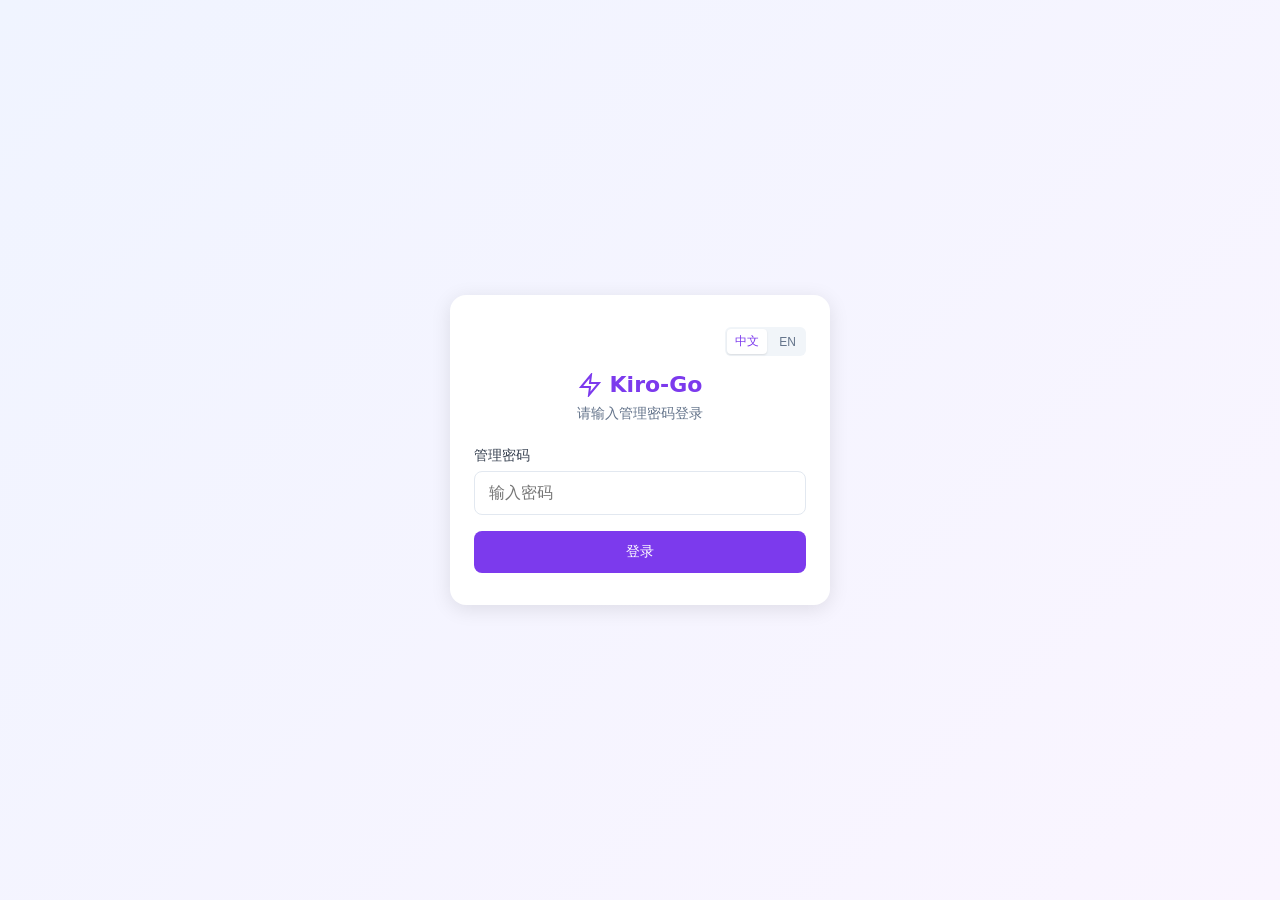
<file: web/index-legacy.html>
<!DOCTYPE html>
<html lang="zh">

<head>
    <meta charset="UTF-8">
    <meta name="viewport" content="width=device-width, initial-scale=1.0, maximum-scale=1.0, user-scalable=no">
    <title>Kiro-Go</title>
    <style>
        * {
            box-sizing: border-box;
            margin: 0;
            padding: 0;
        }

        body {
            font-family: system-ui, -apple-system, sans-serif;
            background: #f8fafc;
            color: #1e293b;
            min-height: 100vh;
            -webkit-tap-highlight-color: transparent;
        }

        .container {
            max-width: 1100px;
            margin: 0 auto;
            padding: 16px;
        }

        .login-wrapper {
            min-height: 100vh;
            display: flex;
            align-items: center;
            justify-content: center;
            background: linear-gradient(135deg, #f0f4ff 0%, #faf5ff 100%);
            padding: 16px;
        }

        .login-box {
            background: #fff;
            padding: 32px 24px;
            border-radius: 16px;
            box-shadow: 0 4px 20px rgba(0, 0, 0, 0.1);
            width: 100%;
            max-width: 380px;
        }

        .login-box h1 {
            text-align: center;
            color: #7c3aed;
            margin-bottom: 8px;
            font-size: 22px;
            justify-content: center;
        }

        .login-box p {
            text-align: center;
            color: #64748b;
            margin-bottom: 24px;
            font-size: 14px;
        }

        .form-group {
            margin-bottom: 16px;
        }

        label {
            display: block;
            margin-bottom: 6px;
            color: #374151;
            font-size: 14px;
            font-weight: 500;
        }

        input[type="text"],
        input[type="password"],
        input[type="number"],
        select,
        textarea {
            width: 100%;
            padding: 12px 14px;
            border: 1px solid #e2e8f0;
            border-radius: 8px;
            font-size: 16px;
            background: #fff;
            color: #1e293b;
            -webkit-appearance: none;
        }

        input:focus,
        textarea:focus {
            outline: none;
            border-color: #7c3aed;
            box-shadow: 0 0 0 3px rgba(124, 58, 237, 0.1);
        }

        textarea {
            resize: vertical;
            min-height: 100px;
            font-family: monospace;
            font-size: 14px;
        }

        .btn {
            padding: 12px 18px;
            border: none;
            border-radius: 8px;
            cursor: pointer;
            font-size: 14px;
            font-weight: 500;
            transition: all 0.2s;
            touch-action: manipulation;
        }

        .btn-primary {
            background: #7c3aed;
            color: white;
        }

        .btn-primary:hover,
        .btn-primary:active {
            background: #6d28d9;
        }

        .btn-danger {
            background: #ef4444;
            color: white;
        }

        .btn-secondary {
            background: #f1f5f9;
            color: #374151;
        }

        .btn-success {
            background: #10B981;
            color: white;
        }

        .btn-sm {
            padding: 8px 12px;
            font-size: 13px;
        }

        .card {
            background: #fff;
            border-radius: 12px;
            padding: 16px;
            margin-bottom: 16px;
            box-shadow: 0 1px 3px rgba(0, 0, 0, 0.1);
        }

        .card-header {
            display: flex;
            justify-content: space-between;
            align-items: center;
            margin-bottom: 16px;
            padding-bottom: 12px;
            border-bottom: 1px solid #e2e8f0;
            flex-wrap: wrap;
            gap: 12px;
        }

        .card-title {
            font-size: 16px;
            font-weight: 600;
        }

        .card-actions {
            display: flex;
            gap: 8px;
            flex-wrap: wrap;
        }

        .stats-grid {
            display: grid;
            grid-template-columns: repeat(3, 1fr);
            gap: 10px;
            margin-bottom: 20px;
        }

        .stat-card {
            background: #fff;
            border-radius: 10px;
            padding: 12px 8px;
            text-align: center;
            box-shadow: 0 1px 3px rgba(0, 0, 0, 0.1);
        }

        .stat-value {
            font-size: 20px;
            font-weight: 700;
            color: #7c3aed;
        }

        .stat-label {
            font-size: 11px;
            color: #64748b;
            margin-top: 2px;
        }

        .badge {
            display: inline-block;
            padding: 3px 8px;
            border-radius: 4px;
            font-size: 11px;
            font-weight: 500;
            white-space: nowrap;
        }

        .badge-success {
            background: #dcfce7;
            color: #16a34a;
        }

        .badge-warning {
            background: #fef3c7;
            color: #d97706;
        }

        .badge-error {
            background: #fee2e2;
            color: #dc2626;
        }

        .badge-info {
            background: #ede9fe;
            color: #7c3aed;
        }

        .badge-pro {
            background: #3b82f6;
            color: white;
        }

        .badge-proplus {
            background: #8b5cf6;
            color: white;
        }

        .badge-power {
            background: #f59e0b;
            color: white;
        }

        .badge-free {
            background: #6b7280;
            color: white;
        }

        .badge-trial {
            background: #10b981;
            color: white;
        }

        .badge-banned {
            background: #dc2626;
            color: white;
        }

        .badge-suspended {
            background: #f59e0b;
            color: white;
        }

        .modal {
            display: none;
            position: fixed;
            top: 0;
            left: 0;
            width: 100%;
            height: 100%;
            background: rgba(0, 0, 0, 0.5);
            z-index: 1000;
            padding: 16px;
            overflow-y: auto;
        }

        .modal.active {
            display: flex;
            align-items: flex-start;
            justify-content: center;
            padding-top: 5vh;
        }

        .modal-content {
            background: #fff;
            border-radius: 12px;
            padding: 20px;
            width: 100%;
            max-width: 600px;
            margin-bottom: 20px;
        }

        .modal-header {
            display: flex;
            justify-content: space-between;
            align-items: center;
            margin-bottom: 20px;
        }

        .modal-title {
            font-size: 18px;
            font-weight: 600;
        }

        .modal-close {
            background: none;
            border: none;
            font-size: 28px;
            cursor: pointer;
            color: #64748b;
            padding: 0 8px;
        }

        .modal-footer {
            margin-top: 20px;
            display: flex;
            gap: 10px;
            justify-content: flex-end;
        }

        .switch {
            position: relative;
            display: inline-block;
            width: 44px;
            height: 24px;
            flex-shrink: 0;
        }

        .switch input {
            opacity: 0;
            width: 0;
            height: 0;
            position: absolute;
        }

        .slider {
            position: absolute;
            cursor: pointer;
            top: 0;
            left: 0;
            right: 0;
            bottom: 0;
            background: #cbd5e1;
            border-radius: 24px;
            transition: 0.3s;
        }

        .slider:before {
            position: absolute;
            content: "";
            height: 18px;
            width: 18px;
            left: 3px;
            bottom: 3px;
            background: white;
            border-radius: 50%;
            transition: 0.3s;
        }

        input:checked+.slider {
            background: #7c3aed;
        }

        input:checked+.slider:before {
            transform: translateX(20px);
        }

        .tabs {
            display: flex;
            gap: 4px;
            margin-bottom: 16px;
            background: #f1f5f9;
            padding: 4px;
            border-radius: 10px;
            overflow-x: auto;
            -webkit-overflow-scrolling: touch;
        }

        .tab {
            padding: 10px 16px;
            border-radius: 8px;
            cursor: pointer;
            color: #64748b;
            font-weight: 500;
            font-size: 14px;
            white-space: nowrap;
            flex-shrink: 0;
        }

        .tab:hover {
            color: #374151;
        }

        .tab.active {
            background: #fff;
            color: #7c3aed;
            box-shadow: 0 1px 3px rgba(0, 0, 0, 0.1);
        }

        .hidden {
            display: none !important;
        }

        .message {
            padding: 12px 16px;
            border-radius: 8px;
            margin-bottom: 12px;
            font-size: 14px;
        }

        .message-error {
            background: #fee2e2;
            color: #dc2626;
        }

        .endpoint {
            background: #f8fafc;
            padding: 12px;
            border-radius: 8px;
            font-family: monospace;
            font-size: 12px;
            margin-bottom: 10px;
            display: flex;
            justify-content: space-between;
            align-items: center;
            gap: 10px;
            word-break: break-all;
        }

        .endpoint span {
            flex: 1;
        }

        .header {
            display: flex;
            align-items: center;
            justify-content: space-between;
            margin-bottom: 16px;
            gap: 12px;
        }

        .header h1 {
            font-size: 18px;
            color: #7c3aed;
        }

        .account-card {
            background: #fff;
            border-radius: 12px;
            padding: 14px;
            margin-bottom: 12px;
            box-shadow: 0 1px 3px rgba(0, 0, 0, 0.1);
            border-left: 4px solid #7c3aed;
        }

        .account-header {
            display: flex;
            justify-content: space-between;
            align-items: flex-start;
            margin-bottom: 10px;
            gap: 10px;
        }

        .account-info {
            flex: 1;
            min-width: 0;
        }

        .account-email {
            font-weight: 600;
            font-size: 14px;
            color: #1e293b;
            word-break: break-all;
        }

        .account-meta {
            display: flex;
            gap: 6px;
            flex-wrap: wrap;
            margin-top: 6px;
        }

        .account-usage {
            margin: 10px 0;
        }

        .usage-bar {
            height: 6px;
            background: #e2e8f0;
            border-radius: 3px;
            overflow: hidden;
        }

        .usage-fill {
            height: 100%;
            background: #7c3aed;
            border-radius: 3px;
            transition: width 0.3s;
        }

        .usage-fill.high {
            background: #f59e0b;
        }

        .usage-fill.critical {
            background: #ef4444;
        }

        .usage-text {
            display: flex;
            justify-content: space-between;
            font-size: 11px;
            color: #64748b;
            margin-top: 4px;
        }

        .usage-label {
            font-size: 12px;
            color: #64748b;
            margin-bottom: 4px;
            font-weight: 500;
        }

        .account-usage+.account-usage {
            margin-top: 8px;
        }

        .badge-trial {
            background: #10b981;
            color: white;
        }

        .account-stats {
            display: grid;
            grid-template-columns: repeat(5, 1fr);
            gap: 6px;
            margin-top: 10px;
            padding-top: 10px;
            border-top: 1px solid #e2e8f0;
        }

        .account-stat {
            text-align: center;
        }

        .account-stat-value {
            font-weight: 600;
            font-size: 13px;
        }

        .account-stat-label {
            font-size: 10px;
            color: #64748b;
        }

        .account-actions {
            display: flex;
            gap: 6px;
            flex-shrink: 0;
            flex-wrap: wrap;
        }

        .detail-section {
            margin-bottom: 20px;
        }

        .detail-section h4 {
            font-size: 13px;
            color: #64748b;
            margin-bottom: 10px;
            text-transform: uppercase;
            letter-spacing: 0.5px;
        }

        .detail-grid {
            display: grid;
            grid-template-columns: 1fr;
            gap: 10px;
        }

        .detail-item {
            background: #f8fafc;
            padding: 10px 12px;
            border-radius: 8px;
        }

        .detail-label {
            font-size: 11px;
            color: #64748b;
            margin-bottom: 2px;
        }

        .detail-value {
            font-size: 13px;
            font-weight: 500;
            word-break: break-all;
        }

        .model-list {
            display: grid;
            gap: 8px;
            max-height: 250px;
            overflow-y: auto;
        }

        .model-item {
            background: #f8fafc;
            padding: 14px 16px;
            border-radius: 8px;
            margin-bottom: 10px;
            transition: background 0.2s ease;
        }

        .model-item:last-child {
            margin-bottom: 0;
        }

        .model-item:hover {
            background: #f1f5f9;
        }

        .model-name {
            font-weight: 600;
            font-size: 14px;
            color: #0f172a;
            line-height: 1.4;
        }

        .model-credit {
            font-size: 13px;
            margin-top: 4px;
        }

        .credit-ratio {
            color: #7c3aed;
            font-weight: 600;
        }

        .model-info {
            font-size: 12px;
            color: #64748b;
            margin-top: 6px;
            line-height: 1.5;
        }

        .btn-icon {
            display: inline-flex;
            align-items: center;
            justify-content: center;
            width: 36px;
            height: 36px;
            padding: 0;
        }

        .btn-icon svg {
            width: 18px;
            height: 18px;
        }

        .loading {
            opacity: 0.6;
            pointer-events: none;
        }

        .logo {
            display: flex;
            align-items: center;
            gap: 8px;
        }

        .logo svg {
            width: 24px;
            height: 24px;
            color: #7c3aed;
        }

        .machine-id-row {
            display: flex;
            gap: 8px;
            align-items: stretch;
            flex-wrap: wrap;
        }

        .machine-id-row input {
            flex: 1;
            min-width: 200px;
            font-family: monospace;
            font-size: 11px;
        }

        .machine-id-row .btn {
            flex-shrink: 0;
        }

        .lang-switch {
            display: flex;
            gap: 4px;
            background: #f1f5f9;
            padding: 2px;
            border-radius: 6px;
        }

        .lang-btn {
            padding: 4px 8px;
            border: none;
            background: transparent;
            cursor: pointer;
            font-size: 12px;
            border-radius: 4px;
            color: #64748b;
        }

        .lang-btn.active {
            background: #fff;
            color: #7c3aed;
            box-shadow: 0 1px 2px rgba(0, 0, 0, 0.1);
        }

        .header-right {
            display: flex;
            align-items: center;
            gap: 10px;
        }

        @media (max-width: 640px) {
            .container {
                padding: 12px;
            }

            .stats-grid {
                grid-template-columns: repeat(3, 1fr);
                gap: 8px;
            }

            .stat-card {
                padding: 10px 6px;
            }

            .stat-value {
                font-size: 18px;
            }

            .stat-label {
                font-size: 10px;
            }

            .card {
                padding: 14px;
            }

            .card-header {
                flex-direction: column;
                align-items: flex-start;
            }

            .card-actions {
                width: 100%;
            }

            .card-actions .btn {
                flex: 1;
                text-align: center;
            }

            .account-header {
                flex-direction: column;
            }

            .account-actions {
                width: 100%;
                justify-content: flex-start;
            }

            .account-actions .btn {
                padding: 8px 10px;
                font-size: 12px;
            }

            .account-stats {
                grid-template-columns: repeat(2, 1fr);
            }

            .detail-grid {
                grid-template-columns: 1fr;
            }

            .tabs {
                gap: 2px;
            }

            .tab {
                padding: 10px 12px;
                font-size: 13px;
            }

            .modal-content {
                padding: 16px;
            }

            .endpoint {
                flex-direction: column;
                align-items: stretch;
            }

            .endpoint .btn {
                width: 100%;
            }

            .machine-id-row {
                flex-direction: column;
            }

            .machine-id-row input {
                min-width: 100%;
            }

            .machine-id-row .btn {
                width: 100%;
            }
        }

        @media (min-width: 641px) {
            .detail-grid {
                grid-template-columns: repeat(2, 1fr);
            }
        }

        /* 隐私模式开关样式 */
        .privacy-toggle {
            white-space: nowrap;
        }

        @media (max-width: 640px) {
            .privacy-toggle {
                order: -1;
                width: 100%;
                justify-content: space-between;
                padding: 8px 0;
                border-bottom: 1px solid #e2e8f0;
                margin-bottom: 8px;
            }

            .privacy-toggle span {
                font-size: 14px;
            }
        }

        .traffic-toolbar {
            display: flex;
            align-items: center;
            justify-content: space-between;
            gap: 12px;
            margin-bottom: 12px;
            flex-wrap: wrap;
        }

        .traffic-toolbar h2 {
            font-size: 18px;
            letter-spacing: 0;
        }

        .traffic-range {
            display: inline-grid;
            grid-template-columns: repeat(3, minmax(52px, 1fr));
            gap: 2px;
            padding: 3px;
            border: 1px solid #e2e8f0;
            border-radius: 8px;
            background: #f1f5f9;
        }

        .traffic-range button {
            height: 32px;
            padding: 0 12px;
            border: 0;
            border-radius: 6px;
            background: transparent;
            color: #64748b;
            font: inherit;
            font-size: 13px;
            font-weight: 600;
            letter-spacing: 0;
            cursor: pointer;
        }

        .traffic-range button.active {
            background: #fff;
            color: #1e293b;
            box-shadow: 0 0 0 1px #e2e8f0;
        }

        .traffic-summary-grid {
            display: grid;
            grid-template-columns: repeat(3, minmax(0, 1fr));
            gap: 10px;
            margin-bottom: 16px;
        }

        .traffic-summary-item {
            min-width: 0;
            padding: 12px;
            border: 1px solid #e2e8f0;
            border-radius: 8px;
            background: #fff;
            box-shadow: inset 3px 0 0 var(--series-color, #94a3b8);
        }

        .traffic-summary-label {
            display: block;
            color: #64748b;
            font-size: 12px;
            line-height: 1.3;
        }

        .traffic-summary-value {
            display: block;
            margin-top: 5px;
            color: #1e293b;
            font-family: ui-monospace, SFMono-Regular, Menlo, monospace;
            font-size: 16px;
            line-height: 1.2;
            overflow-wrap: anywhere;
        }

        .traffic-chart-header,
        .traffic-chart-meta,
        .traffic-legend,
        .traffic-legend-item {
            display: flex;
            align-items: center;
        }

        .traffic-chart-header {
            justify-content: space-between;
            gap: 12px;
            flex-wrap: wrap;
        }

        .traffic-chart-meta {
            gap: 10px;
            color: #64748b;
            font-size: 12px;
        }

        .traffic-legend {
            gap: 12px;
            margin-top: 12px;
            color: #64748b;
            font-size: 12px;
            flex-wrap: wrap;
        }

        .traffic-legend-item {
            gap: 5px;
            white-space: nowrap;
        }

        .traffic-legend-swatch {
            width: 10px;
            height: 10px;
            border-radius: 2px;
            background: var(--series-color);
        }

        .traffic-chart-stage {
            position: relative;
            width: 100%;
            height: 340px;
            margin-top: 10px;
            overflow: hidden;
        }

        .traffic-chart-stage canvas {
            display: block;
            width: 100%;
            height: 100%;
        }

        .traffic-chart-state {
            position: absolute;
            inset: 0;
            display: flex;
            align-items: center;
            justify-content: center;
            padding: 16px;
            background: rgba(255, 255, 255, 0.9);
            color: #64748b;
            font-size: 13px;
            text-align: center;
        }

        @media (max-width: 640px) {
            .traffic-range {
                width: 100%;
            }

            .traffic-summary-grid {
                grid-template-columns: repeat(2, minmax(0, 1fr));
            }

            .traffic-chart-stage {
                height: 270px;
            }
        }
    </style>
</head>

<body>
    <div id="loginPage" class="login-wrapper">
        <div class="login-box">
            <div style="display:flex;justify-content:flex-end;margin-bottom:16px">
                <div class="lang-switch">
                    <button class="lang-btn" data-lang="zh" onclick="setLang('zh')">中文</button>
                    <button class="lang-btn" data-lang="en" onclick="setLang('en')">EN</button>
                </div>
            </div>
            <h1 class="logo"><svg viewBox="0 0 24 24" fill="none" stroke="currentColor" stroke-width="2">
                    <path d="M13 2L3 14h9l-1 8 10-12h-9l1-8z" />
                </svg>Kiro-Go</h1>
            <p data-i18n="login.subtitle"></p>
            <div class="form-group">
                <label data-i18n="login.password"></label>
                <input type="password" id="pwdField" data-i18n-placeholder="login.passwordPlaceholder"
                    autocomplete="off">
            </div>
            <button type="button" class="btn btn-primary" style="width:100%" onclick="login()"
                data-i18n="login.submit"></button>
            <div id="loginError" class="message message-error hidden" style="margin-top:12px"></div>
        </div>
    </div>
    <div id="mainPage" class="container hidden">
        <div class="header">
            <h1 class="logo"><svg viewBox="0 0 24 24" fill="none" stroke="currentColor" stroke-width="2">
                    <path d="M13 2L3 14h9l-1 8 10-12h-9l1-8z" />
                </svg>Kiro-Go</h1>
            <div class="header-right">
                <div class="lang-switch">
                    <button class="lang-btn" data-lang="zh" onclick="setLang('zh')">中文</button>
                    <button class="lang-btn" data-lang="en" onclick="setLang('en')">EN</button>
                </div>
                <span class="badge badge-success" id="statusBadge" data-i18n="status.running"></span>
                <span class="badge badge-info" id="versionBadge" style="cursor:pointer" onclick="checkUpdate(true)"></span>
                <button class="btn btn-sm btn-danger" onclick="logout()" data-i18n="common.logout" style="padding:4px 12px;font-size:12px"></button>
            </div>
        </div>
        <div class="stats-grid">
            <div class="stat-card">
                <div class="stat-value" id="statAccounts">0</div>
                <div class="stat-label" data-i18n="stats.accounts"></div>
            </div>
            <div class="stat-card">
                <div class="stat-value" id="statRequests">0</div>
                <div class="stat-label" data-i18n="stats.requests"></div>
            </div>
            <div class="stat-card">
                <div class="stat-value" id="statSuccess">0</div>
                <div class="stat-label" data-i18n="stats.success"></div>
            </div>
            <div class="stat-card">
                <div class="stat-value" id="statFailed">0</div>
                <div class="stat-label" data-i18n="stats.failed"></div>
            </div>
            <div class="stat-card">
                <div class="stat-value" id="statTokens">0</div>
                <div class="stat-label">Tokens</div>
            </div>
            <div class="stat-card">
                <div class="stat-value" id="statCredits">0</div>
                <div class="stat-label">Credits</div>
            </div>
        </div>
        <div class="tabs">
            <div class="tab active" data-tab="accounts" data-i18n="tabs.accounts"></div>
            <div class="tab" data-tab="traffic" data-i18n="tabs.traffic"></div>
            <div class="tab" data-tab="settings" data-i18n="tabs.settings"></div>
            <div class="tab" data-tab="api" data-i18n="tabs.api"></div>
        </div>
        <div id="tabAccounts" class="tab-content">
            <div class="card">
                <div class="card-header">
                    <span class="card-title" data-i18n="accounts.title"></span>
                    <div class="card-actions">
                        <div class="privacy-toggle" style="display:flex;align-items:center;gap:8px;cursor:pointer;user-select:none">
                            <span style="font-size:13px;color:#374151;font-weight:500" data-i18n="privacy.label"></span>
                            <label class="switch" style="margin:0">
                                <input type="checkbox" id="privacyModeToggle" checked onchange="togglePrivacyMode()">
                                <span class="slider"></span>
                            </label>
                        </div>
                        <button class="btn btn-secondary btn-sm" onclick="showExportModal()" data-i18n="accounts.export"></button>
                        <button class="btn btn-secondary btn-sm" onclick="refreshAllModels()" data-i18n="models.refreshAll"></button>
                        <button class="btn btn-primary btn-sm" onclick="showModal('add')" data-i18n="accounts.add"></button>
                    </div>
                </div>
                <div id="accountsToolbar" style="display:flex;gap:8px;align-items:center;padding:0 20px 12px">
                    <label style="display:flex;align-items:center;gap:4px;cursor:pointer;user-select:none;flex-shrink:0"><input type="checkbox" id="selectAllCheckbox" onchange="toggleSelectAll(this.checked)" style="width:15px;height:15px;cursor:pointer"> <span style="font-size:13px;color:#374151" data-i18n="batch.selectAll"></span></label>
                    <div style="height:16px;width:1px;background:#e2e8f0;flex-shrink:0"></div>
                    <div id="batchBar" style="display:none;align-items:center;gap:6px;flex-shrink:0">
                        <span id="batchCount" style="font-size:12px;color:#7c3aed;font-weight:600;white-space:nowrap"></span>
                        <button class="btn btn-sm btn-primary" onclick="batchAction('enable')" style="padding:3px 10px;font-size:12px" data-i18n="batch.enable"></button>
                        <button class="btn btn-sm btn-secondary" onclick="batchAction('disable')" style="padding:3px 10px;font-size:12px" data-i18n="batch.disable"></button>
                        <button class="btn btn-sm btn-secondary" onclick="batchAction('refresh')" style="padding:3px 10px;font-size:12px" data-i18n="batch.refresh"></button>
                        <button class="btn btn-sm btn-secondary" onclick="batchRefreshModels()" style="padding:3px 10px;font-size:12px" data-i18n="batch.refreshModels"></button>
                        <div style="height:16px;width:1px;background:#e2e8f0;flex-shrink:0"></div>
                    </div>
                    <div style="display:flex;gap:6px;align-items:center;margin-left:auto;flex-shrink:0">
                        <input type="text" id="filterSearch" oninput="onFilterChange()" style="width:260px;padding:8px 12px;border:1px solid #e2e8f0;border-radius:6px;font-size:14px;outline:none" data-i18n-placeholder="filter.search">
                        <select id="filterStatusSelect" onchange="onFilterChange()" style="padding:4px 6px;border:1px solid #e2e8f0;border-radius:6px;font-size:12px;background:#fff;cursor:pointer">
                            <option value="all" data-i18n="filter.all"></option>
                            <option value="enabled" data-i18n="filter.enabled"></option>
                            <option value="disabled" data-i18n="filter.disabled"></option>
                            <option value="banned" data-i18n="filter.banned"></option>
                        </select>
                    </div>
                </div>
                <div id="accountsList"></div>
            </div>
        </div>
        <div id="tabTraffic" class="tab-content hidden">
            <div class="traffic-toolbar">
                <h2 data-i18n="traffic.title"></h2>
                <div class="traffic-range" role="group" aria-label="Time range">
                    <button type="button" data-traffic-range="1h" aria-pressed="false">1h</button>
                    <button type="button" data-traffic-range="6h" aria-pressed="false">6h</button>
                    <button type="button" class="active" data-traffic-range="24h" aria-pressed="true">24h</button>
                </div>
            </div>
            <div class="traffic-summary-grid" aria-live="polite">
                <div class="traffic-summary-item" style="--series-color:#64748b"><span class="traffic-summary-label" data-i18n="traffic.requests"></span><strong class="traffic-summary-value" id="trafficTotalRequests">0</strong></div>
                <div class="traffic-summary-item" style="--series-color:#0f766e"><span class="traffic-summary-label" data-i18n="traffic.totalTokens"></span><strong class="traffic-summary-value" id="trafficTotalTokens">0</strong></div>
                <div class="traffic-summary-item" style="--series-color:#2563eb"><span class="traffic-summary-label" data-i18n="traffic.inputTokens"></span><strong class="traffic-summary-value" id="trafficInputTokens">0</strong></div>
                <div class="traffic-summary-item" style="--series-color:#16a34a"><span class="traffic-summary-label" data-i18n="traffic.outputTokens"></span><strong class="traffic-summary-value" id="trafficOutputTokens">0</strong></div>
                <div class="traffic-summary-item" style="--series-color:#d97706"><span class="traffic-summary-label" data-i18n="traffic.cacheCreationTokens"></span><strong class="traffic-summary-value" id="trafficCacheCreationTokens">0</strong></div>
                <div class="traffic-summary-item" style="--series-color:#7c3aed"><span class="traffic-summary-label" data-i18n="traffic.cacheReadTokens"></span><strong class="traffic-summary-value" id="trafficCacheReadTokens">0</strong></div>
            </div>
            <div class="card">
                <div class="traffic-chart-header">
                    <span class="card-title" data-i18n="traffic.tokenTrend"></span>
                    <div class="traffic-chart-meta"><span id="trafficUpdatedAt"></span><button type="button" class="btn btn-secondary btn-sm" id="trafficRefreshBtn" data-i18n="traffic.refresh"></button></div>
                </div>
                <div class="traffic-legend" aria-hidden="true">
                    <span class="traffic-legend-item"><span class="traffic-legend-swatch" style="--series-color:#2563eb"></span><span data-i18n="traffic.inputTokens"></span></span>
                    <span class="traffic-legend-item"><span class="traffic-legend-swatch" style="--series-color:#16a34a"></span><span data-i18n="traffic.outputTokens"></span></span>
                    <span class="traffic-legend-item"><span class="traffic-legend-swatch" style="--series-color:#d97706"></span><span data-i18n="traffic.cacheCreationTokens"></span></span>
                    <span class="traffic-legend-item"><span class="traffic-legend-swatch" style="--series-color:#7c3aed"></span><span data-i18n="traffic.cacheReadTokens"></span></span>
                </div>
                <div class="traffic-chart-stage" id="trafficChartStage">
                    <canvas id="trafficChart" role="img" aria-label="Token usage trend"></canvas>
                    <div class="traffic-chart-state hidden" id="trafficChartState"></div>
                </div>
            </div>
        </div>
        <div id="tabSettings" class="tab-content hidden">
            <div class="card">
                <div class="card-header"><span class="card-title" data-i18n="settings.apiSettings"></span></div>
                <div class="form-group">
                    <label style="display:flex;align-items:center;gap:10px">
                        <label class="switch"><input type="checkbox" id="requireApiKey"><span
                                class="slider"></span></label>
                        <span data-i18n="settings.enableApiKey"></span>
                    </label>
                </div>
                <div class="form-group"><label>API Key</label><div style="display:flex;gap:8px;align-items:stretch"><input type="text" id="apiKeyInput" style="flex:1"
                        data-i18n-placeholder="settings.apiKeyPlaceholder"><button class="btn btn-sm btn-secondary" onclick="generateApiKey()" data-i18n="settings.generateApiKey"></button></div></div>
                <button class="btn btn-primary" onclick="saveSettings()" data-i18n="common.save"></button>
            </div>
            <div class="card">
                <div class="card-header"><span class="card-title" data-i18n="settings.usageSettings"></span></div>
                <div class="form-group">
                    <label style="display:flex;align-items:center;gap:10px">
                        <label class="switch"><input type="checkbox" id="allowOverUsage"><span
                                class="slider"></span></label>
                        <span data-i18n="settings.allowOverUsage"></span>
                    </label>
                    <small style="color:#64748b;font-size:12px;margin-top:4px;display:block"
                        data-i18n="settings.allowOverUsageHint"></small>
                </div>
                <button class="btn btn-primary" onclick="saveOverUsageConfig()" data-i18n="common.save"></button>
            </div>
            <div class="card">
                <div class="card-header"><span class="card-title" data-i18n="settings.promptCacheSettings"></span></div>
                <div class="form-group">
                    <label for="promptCacheMaxRatio" data-i18n="settings.promptCacheMaxRatio"></label>
                    <input type="number" id="promptCacheMaxRatio" min="0.01" max="1" step="0.01" value="0.85">
                    <small style="color:#64748b;font-size:12px;margin-top:4px;display:block"
                        data-i18n="settings.promptCacheMaxRatioRange"></small>
                </div>
                <div class="form-group">
                    <label for="promptCacheMaxEntries" data-i18n="settings.promptCacheMaxEntries"></label>
                    <input type="number" id="promptCacheMaxEntries" min="256" max="1048576" step="256" value="131072">
                    <small style="color:#64748b;font-size:12px;margin-top:4px;display:block"
                        data-i18n="settings.promptCacheMaxEntriesHint"></small>
                </div>
                <button class="btn btn-primary" onclick="savePromptCacheConfig()" data-i18n="settings.savePromptCache"></button>
            </div>
            <div class="card">
                <div class="card-header"><span class="card-title" data-i18n="settings.thinkingSettings"></span></div>
                <div class="form-group">
                    <label data-i18n="settings.thinkingSuffix"></label>
                    <input type="text" id="thinkingSuffix" placeholder="-thinking">
                    <small style="color:#64748b;font-size:12px;margin-top:4px;display:block"
                        data-i18n="settings.thinkingSuffixHint"></small>
                </div>
                <div class="form-group">
                    <label data-i18n="settings.openaiFormat"></label>
                    <select id="openaiThinkingFormat">
                        <option value="reasoning_content">reasoning_content (DeepSeek)</option>
                        <option value="thinking">&lt;thinking&gt; (Claude)</option>
                        <option value="think">&lt;think&gt; (OpenAI)</option>
                    </select>
                </div>
                <div class="form-group">
                    <label data-i18n="settings.claudeFormat"></label>
                    <select id="claudeThinkingFormat">
                        <option value="thinking">&lt;thinking&gt; (Claude)</option>
                        <option value="think">&lt;think&gt; (OpenAI)</option>
                        <option value="reasoning_content" data-i18n="settings.noTag"></option>
                    </select>
                </div>
                <button class="btn btn-primary" onclick="saveThinkingConfig()"
                    data-i18n="settings.saveThinking"></button>
            </div>
            <div class="card">
                <div class="card-header"><span class="card-title" data-i18n="settings.endpointSettings"></span></div>
                <div class="form-group">
                    <label data-i18n="settings.preferredEndpoint"></label>
                    <select id="preferredEndpoint">
                        <option value="auto" data-i18n="settings.endpointAuto"></option>
                        <option value="kiro">Kiro IDE</option>
                        <option value="codewhisperer">CodeWhisperer</option>
                        <option value="amazonq">AmazonQ</option>
                    </select>
                    <small style="color:#64748b;font-size:12px;margin-top:4px;display:block"
                        data-i18n="settings.endpointHint"></small>
                </div>
                <div class="form-group">
                    <label style="display:flex;align-items:center;gap:8px;cursor:pointer">
                        <input type="checkbox" id="endpointFallback" checked>
                        <span data-i18n="settings.endpointFallback"></span>
                    </label>
                    <small style="color:#64748b;font-size:12px;margin-top:4px;display:block"
                        data-i18n="settings.endpointFallbackHint"></small>
                </div>
                <button class="btn btn-primary" onclick="saveEndpointConfig()"
                    data-i18n="settings.saveEndpoint"></button>
            </div>
            <div class="card">
                <div class="card-header"><span class="card-title" data-i18n="settings.adminPassword"></span></div>
                <div class="form-group"><label data-i18n="settings.newPassword"></label><input type="password"
                        id="newPassword" data-i18n-placeholder="settings.newPasswordPlaceholder"></div>
                <button class="btn btn-primary" onclick="changePassword()" data-i18n="settings.changePassword"></button>
            </div>
            <div class="card">
                <div class="card-header"><span class="card-title" data-i18n="settings.proxySettings"></span></div>
                <div class="form-group">
                    <label data-i18n="settings.proxyType"></label>
                    <select id="proxyType" onchange="onProxyTypeChange()">
                        <option value="none" data-i18n="settings.proxyNone"></option>
                        <option value="socks5">SOCKS5</option>
                        <option value="http">HTTP</option>
                    </select>
                </div>
                <div id="proxyFields" style="display:none">
                    <div class="form-group">
                        <label data-i18n="settings.proxyHost"></label>
                        <div style="display:flex;gap:8px;align-items:stretch">
                            <input type="text" id="proxyHost" style="flex:1" placeholder="127.0.0.1">
                            <input type="number" id="proxyPort" style="width:90px" placeholder="1080" min="1" max="65535">
                        </div>
                    </div>
                    <div class="form-group">
                        <label data-i18n="settings.proxyAuth"></label>
                        <div style="display:flex;gap:8px">
                            <input type="text" id="proxyUsername" style="flex:1" data-i18n-placeholder="settings.proxyUsername" autocomplete="off">
                            <input type="password" id="proxyPassword" style="flex:1" data-i18n-placeholder="settings.proxyPassword" autocomplete="new-password">
                        </div>
                    </div>
                </div>
                <button class="btn btn-primary" onclick="saveProxyConfig()" data-i18n="settings.saveProxy"></button>
            </div>
            <div class="card">
                <div class="card-header"><span class="card-title" data-i18n="settings.promptFilter"></span></div>
                <div class="form-group">
                    <label style="font-weight:600;margin-bottom:12px;display:block" data-i18n="settings.builtinFilters"></label>
                    <div style="display:flex;flex-direction:column;gap:12px">
                        <div>
                            <label style="display:flex;align-items:center;gap:10px">
                                <label class="switch"><input type="checkbox" id="filterClaudeCode"><span class="slider"></span></label>
                                <span data-i18n="settings.filterClaudeCode"></span>
                            </label>
                            <small style="color:#64748b;font-size:12px;margin-top:4px;display:block;margin-left:54px" data-i18n="settings.filterClaudeCodeHint"></small>
                        </div>
                        <div>
                            <label style="display:flex;align-items:center;gap:10px">
                                <label class="switch"><input type="checkbox" id="filterEnvNoise"><span class="slider"></span></label>
                                <span data-i18n="settings.filterEnvNoise"></span>
                            </label>
                            <small style="color:#64748b;font-size:12px;margin-top:4px;display:block;margin-left:54px" data-i18n="settings.filterEnvNoiseHint"></small>
                        </div>
                        <div>
                            <label style="display:flex;align-items:center;gap:10px">
                                <label class="switch"><input type="checkbox" id="filterStripBoundaries"><span class="slider"></span></label>
                                <span data-i18n="settings.filterStripBoundaries"></span>
                            </label>
                            <small style="color:#64748b;font-size:12px;margin-top:4px;display:block;margin-left:54px" data-i18n="settings.filterStripBoundariesHint"></small>
                        </div>
                    </div>
                </div>
                <div class="form-group" style="margin-top:16px">
                    <label style="font-weight:600;margin-bottom:8px;display:block" data-i18n="settings.customRules"></label>
                    <div id="promptFilterRules" style="margin-bottom:8px"></div>
                    <div style="display:flex;gap:8px;flex-wrap:wrap">
                        <button class="btn btn-sm btn-secondary" onclick="addPromptRule('regex')" data-i18n="promptFilter.addRegex"></button>
                        <button class="btn btn-sm btn-secondary" onclick="addPromptRule('lines-containing')" data-i18n="promptFilter.addContains"></button>
                    </div>
                </div>
                <button class="btn btn-primary" onclick="savePromptFilter()" data-i18n="settings.savePromptFilter"></button>
            </div>
            <div class="card">
                <div class="card-header"><span class="card-title" data-i18n="settings.statistics"></span></div>
                <button class="btn btn-danger" onclick="resetStats()" data-i18n="settings.resetStats"></button>
            </div>
        </div>
        <div id="tabApi" class="tab-content hidden">
            <div class="card">
                <div class="card-header"><span class="card-title" data-i18n="api.endpoints"></span></div>
                <p style="margin-bottom:10px;font-weight:500;font-size:14px">Claude API</p>
                <div class="endpoint"><span id="claudeEndpoint"></span><button class="btn btn-sm btn-secondary"
                        onclick="copy('claudeEndpoint')" data-i18n="common.copy"></button></div>
                <p style="margin:14px 0 10px;font-weight:500;font-size:14px">OpenAI API</p>
                <div class="endpoint"><span id="openaiEndpoint"></span><button class="btn btn-sm btn-secondary"
                        onclick="copy('openaiEndpoint')" data-i18n="common.copy"></button></div>
                <p style="margin:14px 0 10px;font-weight:500;font-size:14px" data-i18n="api.modelList"></p>
                <div class="endpoint"><span id="modelsEndpoint"></span><button class="btn btn-sm btn-secondary"
                        onclick="copy('modelsEndpoint')" data-i18n="common.copy"></button></div>
                <p style="margin:14px 0 10px;font-weight:500;font-size:14px" data-i18n="api.stats"></p>
                <div class="endpoint"><span id="statsEndpoint"></span><button class="btn btn-sm btn-secondary"
                        onclick="copy('statsEndpoint')" data-i18n="common.copy"></button></div>
                <p style="font-size:12px;color:#64748b;margin-top:4px" data-i18n="api.statsHint"></p>
            </div>
        </div>
    </div>
    <div id="addModal" class="modal">
        <div class="modal-content">
            <div class="modal-header"><span class="modal-title" id="modalTitle"></span><button class="modal-close"
                    onclick="closeModal()">&times;</button></div>
            <div id="modalBody"></div>
        </div>
    </div>
    <div id="detailModal" class="modal">
        <div class="modal-content">
            <div class="modal-header"><span class="modal-title" data-i18n="detail.title"></span><button
                    class="modal-close" onclick="closeDetailModal()">&times;</button></div>
            <div id="detailBody"></div>
        </div>
    </div>
    <div id="exportModal" class="modal">
        <div class="modal-content">
            <div class="modal-header"><span class="modal-title" data-i18n="export.title"></span><button
                    class="modal-close" onclick="closeExportModal()">&times;</button></div>
            <div id="exportBody"></div>
        </div>
    </div>
    <div id="updateModal" class="modal">
        <div class="modal-content">
            <div class="modal-header"><span class="modal-title" data-i18n="update.title"></span><button
                    class="modal-close" onclick="closeUpdateModal()">&times;</button></div>
            <div id="updateBody"></div>
        </div>
    </div>
    <script>
        const i18n = {
            zh: {
                'login.subtitle': '请输入管理密码登录',
                'login.password': '管理密码',
                'login.passwordPlaceholder': '输入密码',
                'login.submit': '登录',
                'login.error': '密码错误',
                'login.connectError': '连接失败',
                'status.running': '运行中',
                'stats.accounts': '账号',
                'stats.requests': '请求',
                'stats.success': '成功',
                'stats.failed': '失败',
                'tabs.accounts': '账号',
                'tabs.traffic': '流量',
                'tabs.settings': '设置',
                'tabs.api': 'API',
                'traffic.title': '流量',
                'traffic.requests': '请求数',
                'traffic.totalTokens': 'Token 总量',
                'traffic.inputTokens': '输入 Token',
                'traffic.outputTokens': '输出 Token',
                'traffic.cacheCreationTokens': '缓存创建 Token',
                'traffic.cacheReadTokens': '缓存读取 Token',
                'traffic.tokenTrend': 'Token 使用趋势',
                'traffic.refresh': '刷新',
                'traffic.updated': '更新于 {0}',
                'traffic.loading': '正在加载流量数据...',
                'traffic.empty': '此时间范围内暂无流量数据',
                'traffic.loadError': '流量数据加载失败',
                'accounts.title': '账号列表',
                'accounts.add': '添加账号',
                'accounts.empty': '暂无账号',
                'accounts.refresh': '刷新',
                'accounts.detail': '详情',
                'accounts.enable': '启用',
                'accounts.disable': '禁用',
                'accounts.delete': '删除',
                'accounts.requests': '请求',
                'accounts.tokens': 'Tokens',
                'accounts.credits': 'Credits',
                'accounts.expiry': '到期',
                'accounts.noToken': '无Token',
                'accounts.expired': '已过期',
                'accounts.disabled': '已禁用',
                'accounts.normal': '正常',
                'accounts.enabled': '已启用',
                'accounts.banned': '已封禁',
                'accounts.suspended': '已暂停',
                'accounts.refreshFailed': '刷新失败',
                'accounts.confirmDelete': '确定删除？',
                'accounts.mainQuota': '主配额',
                'accounts.trialQuota': '试用配额',
                'accounts.trial': '试用中',
                'accounts.trialExpired': '已过期',
                'accounts.trialToday': '今天到期',
                'accounts.copyJSON': '复制 JSON',
                'accounts.copyJSONSuccess': 'JSON 已复制到剪贴板',
                'accounts.trialDays': '天后到期',
                'accounts.overage': '超额调用',
                'time.expired': '已过期',
                'time.minutes': '分钟',
                'time.hours': '小时',
                'time.days': '天',
                'settings.apiSettings': 'API 设置',
                'settings.enableApiKey': '启用 API Key 验证',
                'settings.apiKeyPlaceholder': '留空则不验证',
                'settings.generateApiKey': '随机生成',
                'settings.usageSettings': '用量控制',
                'settings.allowOverUsage': '允许超额使用',
                'settings.allowOverUsageHint': '开启后，即使账号额度用尽也会继续使用该账号处理请求，不再因余额不足而报错',
                'settings.overUsageSaved': '超额使用设置已保存',
                'settings.promptCacheSettings': 'Prompt Cache',
                'settings.promptCacheMaxRatio': '最大缓存比例',
                'settings.promptCacheMaxRatioRange': '范围 0.01-1.00，保存后立即生效。',
                'settings.promptCacheMaxEntries': '最大缓存容量',
                'settings.promptCacheMaxEntriesHint': '可保存 256-1,048,576 个 Prompt 指纹，默认 131,072；保存后立即生效，无需重启。',
                'settings.savePromptCache': '保存缓存设置',
                'settings.promptCacheSaved': 'Prompt Cache 设置已保存',
                'settings.promptCacheMaxRatioInvalid': '最大缓存比例必须介于 0.01 和 1.00 之间',
                'settings.promptCacheMaxEntriesInvalid': '最大缓存容量必须是 256 到 1,048,576 之间的整数',
                'settings.thinkingSettings': 'Thinking 模式设置',
                'settings.thinkingSuffix': '触发后缀',
                'settings.thinkingSuffixHint': '模型名称加此后缀即启用思考模式，如 claude-sonnet-4.5-thinking',
                'settings.openaiFormat': 'OpenAI API 输出格式',
                'settings.claudeFormat': 'Claude API 输出格式',
                'settings.noTag': '直接输出 (无标签)',
                'settings.saveThinking': '保存 Thinking 设置',
                'settings.thinkingSaved': 'Thinking 设置已保存',
                'settings.endpointSettings': 'Kiro 端点设置',
                'settings.preferredEndpoint': '首选端点',
                'settings.endpointAuto': '自动选择',
                'settings.endpointHint': '选择首选端点，自动选择模式下会根据可用性自动选择端点',
                'settings.endpointFallback': '端点不可用时自动切换',
                'settings.endpointFallbackHint': '关闭后，仅使用选定的端点，不会自动切换到其他端点',
                'settings.saveEndpoint': '保存端点设置',
                'settings.endpointSaved': '端点设置已保存',
                'settings.adminPassword': '管理密码',
                'settings.newPassword': '新密码',
                'settings.newPasswordPlaceholder': '输入新密码',
                'settings.changePassword': '修改密码',
                'settings.passwordRequired': '请输入新密码',
                'settings.passwordChanged': '密码已修改',
                'settings.statistics': '统计',
                'settings.resetStats': '重置统计',
                'settings.confirmReset': '确定重置统计？',
                'settings.proxySettings': '出站代理设置',
                'settings.proxyType': '代理类型',
                'settings.proxyNone': '直连（不使用代理）',
                'settings.proxyHost': '地址 / 端口',
                'settings.proxyAuth': '认证（可选）',
                'settings.proxyUsername': '用户名',
                'settings.proxyPassword': '密码',
                'settings.proxyHostRequired': '请填写代理地址和端口',
                'settings.saveProxy': '保存代理设置',
                'settings.proxySaved': '代理设置已保存',
                'settings.promptFilter': 'System Prompt 过滤',
                'settings.builtinFilters': '内置过滤器',
                'settings.filterClaudeCode': '替换 Claude Code CLI 系统提示',
                'settings.filterClaudeCodeHint': '检测到 Claude Code 内置系统提示时，替换为精简的后端提示词，避免泄露大量 CLI 指令到请求体。',
                'settings.filterEnvNoise': '过滤环境噪音行',
                'settings.filterEnvNoiseHint': '移除系统提示中注入的环境变量、Git 状态、最近提交等噪音内容。',
                'settings.filterStripBoundaries': '移除边界标记',
                'settings.filterStripBoundariesHint': '移除 --- SYSTEM PROMPT --- / --- END SYSTEM PROMPT --- 等边界标记行。',
                'settings.savePromptFilter': '保存过滤设置',
                'settings.promptFilterSaved': '过滤设置已保存',
                'settings.customRules': '自定义过滤规则',
                'api.endpoints': 'API 端点',
                'api.modelList': '模型列表',
                'api.stats': '统计数据',
                'api.statsHint': '需要在请求头中携带 API Key 鉴权（Authorization: Bearer sk-xxx），未启用 API Key 验证时无需鉴权',
                'detail.title': '账号详情',
                'detail.basicInfo': '基本信息',
                'detail.email': '邮箱',
                'detail.userId': '用户ID',
                'detail.authMethod': '认证方式',
                'detail.region': 'Region',
                'detail.machineId': '机器码',
                'detail.generate': '生成',
                'detail.subscription': '订阅信息',
                'detail.subscriptionType': '订阅类型',
                'detail.tokenExpiry': 'Token到期',
                'detail.usage': '用量',
                'detail.mainQuota': '主配额',
                'detail.trialQuota': '试用配额',
                'detail.trialStatus': '试用状态',
                'detail.trialExpiry': '试用到期',
                'detail.resetDate': '重置日期',
                'detail.statistics': '统计',
                'detail.requestCount': '请求数',
                'detail.errorCount': '错误数',
                'detail.totalTokens': '总Tokens',
                'detail.totalCredits': '总Credits',
                'detail.models': '可用模型',
                'detail.loadModels': '加载',
                'detail.refreshModelCache': '刷新路由缓存',
                'detail.loading': '加载中...',
                'detail.noModels': '无可用模型',
                'detail.loadFailed': '加载失败',
                'detail.machineIdError': '机器码格式错误',
                'detail.saved': '已保存',
                'detail.saveFailed': '保存失败',
                'detail.generateFailed': '生成失败',
                'modal.addAccount': '添加账号',
                'modal.builderIdTitle': 'AWS Builder ID',
                'modal.builderIdDesc': '通过 AWS Builder ID 授权登录添加个人账号',
                'modal.iamTitle': 'IAM Identity Center (企业 SSO) 登录',
                'modal.iamDesc': '通过 IAM Identity Center (企业 SSO) 授权添加企业账号',
                'modal.ssoTitle': 'SSO Token',
                'modal.ssoDesc': '通过浏览器 x-amz-sso_authn Token 添加账号',
                'modal.localTitle': 'Kiro 本地缓存',
                'modal.localDesc': '通过 Kiro IDE 本地缓存文件添加账号',
                'modal.credentialsTitle': '凭证 JSON',
                'modal.credentialsDesc': '通过 Kiro Account Manager 导出的凭证添加账号',
                'modal.cookieTitle': 'Kiro 网页 Cookie',
                'modal.cookieDesc': '通过从 Kiro 网页 Cookie 中获取的 RefreshToken 添加账号',
                'cookie.howToGet': '如何获取 RefreshToken？',
                'cookie.step1': '打开浏览器，访问并登录',
                'cookie.step2': '在页面空白处右键 → 检查 → Application → Cookies → https://app.kiro.dev',
                'cookie.step3': '在列表中找到 <b>RefreshToken</b>，双击其 Value 列并复制',
                'cookie.refreshToken': 'RefreshToken',
                'cookie.provider': '登录方式',
                'cookie.github': 'GitHub',
                'cookie.google': 'Google',
                'cookie.refreshTokenPlaceholder': '粘贴 RefreshToken Cookie 的值',
                'cookie.refreshTokenMissing': '请填写 RefreshToken',
                'cookie.importSuccess': '账号添加成功',
                'cookie.link': 'https://app.kiro.dev/account/usage',
                'builderid.startLogin': '开始登录',
                'builderid.verifyCode': '请在浏览器中输入上方验证码',
                'builderid.verifyUrl': '验证链接',
                'builderid.open': '打开',
                'builderid.waiting': '等待授权中...',
                'builderid.success': '登录成功',
                'iam.startUrl': 'Start URL',
                'iam.loginUrl': '登录链接',
                'iam.completeLogin': '请在浏览器中完成登录，然后粘贴回调 URL',
                'iam.callbackUrl': '回调 URL',
                'iam.complete': '完成登录',
                'sso.howToGet': '如何获取 Token?',
                'sso.step1': '在浏览器中访问并登录',
                'sso.step2': '按 F12 打开开发者工具 → Application → Cookies',
                'sso.step3': '找到并复制',
                'sso.tokenLabel': 'x-amz-sso_authn',
                'sso.tokenHint': '*支持批量导入，每行一个 Token',
                'sso.tokenPlaceholder': '粘贴 x-amz-sso_authn 值',
                'sso.importSuccess': '成功添加 {0} 个账号',
                'sso.importPartial': '，{0} 个失败',
                'local.fileLocation': '文件位置',
                'local.loginChannel': '登录渠道',
                'local.tokenFile': 'kiro-auth-token.json',
                'local.tokenRequired': '*必填',
                'local.clientFile': '{hash}.json',
                'local.clientRequired': '*IdC 登录必填',
                'local.pasteOrUpload': '粘贴文件内容或上传文件',
                'local.upload': '上传',
                'local.tokenMissing': '请提供 kiro-auth-token.json 内容',
                'local.tokenInvalid': 'kiro-auth-token.json 格式错误',
                'local.refreshTokenMissing': '缺少 refreshToken',
                'local.clientMissing': 'IdC 登录需要提供 {hash}.json 内容',
                'local.clientInvalid': '{hash}.json 格式错误',
                'local.clientSecretMissing': '缺少 clientId 或 clientSecret',
                'local.importSuccess': '导入成功',
                'credentials.label': '凭证 JSON',
                'credentials.authMethod': '认证方式',
                'credentials.authHint': '*影响 Token 刷新方式',
                'credentials.social': 'Social (AWS Builder ID / Google / GitHub)',
                'credentials.idc': 'IAM Identity Center (企业 SSO)',
                'credentials.jsonError': 'JSON 格式错误',
                'credentials.batchHint': '支持单个对象、JSON 数组或 Kiro Account Manager 导出格式批量导入。必填: refreshToken。可选: provider (BuilderId/Enterprise/Github/Google), clientId, clientSecret',
                'common.save': '保存设置',
                'common.saved': '保存',
                'common.copy': '复制',
                'common.copied': '已复制',
                'common.cancel': '取消',
                'common.back': '返回',
                'common.add': '添加',
                'common.failed': '失败',
                'common.saveFailed': '保存失败',
                'common.logout': '退出登录',
                'accounts.export': '导出',
                'models.refreshAll': '刷新模型缓存',
                'models.confirmRefreshAll': '确定为所有已启用账号刷新模型缓存？',
                'models.refreshAllDone': '模型缓存刷新完成，共缓存 {0} 个模型',
                'export.title': '导出账号',
                'export.selectAll': '全选',
                'export.deselectAll': '取消全选',
                'export.selected': '已选 {0} 个',
                'export.downloadJson': '下载 JSON',
                'export.showJson': '显示 JSON',
                'export.copyJson': '复制 JSON',
                'export.copied': '已复制到剪贴板',
                'export.noSelection': '请至少选择一个账号',
                'update.title': '版本更新',
                'update.current': '当前版本',
                'update.latest': '最新版本',
                'update.newVersion': '发现新版本',
                'update.upToDate': '已是最新版本',
                'update.checkFailed': '检查更新失败',
                'update.goDownload': '前往下载',
                'update.changelog': '更新内容',
                'privacy.label': '隐私模式',
                'privacy.tooltip': '开启后邮箱将脱敏显示',
                'batch.enable': '批量启用',
                'batch.disable': '批量禁用',
                'batch.refresh': '批量刷新',
                'batch.refreshModels': '批量刷新模型',
                'batch.selected': '已选 {0} 个',
                'batch.selectAll': '全选',
                'batch.confirmEnable': '确定批量启用 {0} 个账号？',
                'batch.confirmDisable': '确定批量禁用 {0} 个账号？',
                'batch.confirmRefresh': '确定批量刷新 {0} 个账号？',
                'batch.refreshResult': '刷新完成：成功 {0}，失败 {1}',
                'batch.confirmRefreshModels': '确定为已选 {0} 个账号刷新模型缓存？',
                'batch.refreshModelsResult': '模型缓存刷新完成：成功 {0}，失败 {1}',
                'batch.done': '操作完成',
                'filter.search': '搜索邮箱/昵称...',
                'filter.all': '全部',
                'filter.enabled': '已启用',
                'filter.disabled': '已禁用',
                'filter.banned': '已封禁',
                'accounts.weight': '权重',
                'detail.weight': '请求权重',
                'detail.weightHint': '0-1=普通, 2+=高优先级',
                'detail.overage': '超额调用设置',
                'detail.allowOverage': '配额耗尽后继续调用',
                'detail.overageHint': '超额后调用频率权重（1~10），值越大频率越高',
                'detail.proxyURL': '独立代理',
                'detail.proxyHint': '留空则使用全局代理，格式: socks5://host:port 或 http://host:port',
                'detail.proxySaved': '代理已保存',
                'accounts.test': '测试',
                'accounts.testing': '测试中...',
                'accounts.testSuccess': '测试成功',
                'accounts.testFailed': '测试失败',
                'accounts.selectModel': '选择测试模型',
                'detail.save': '保存',
                'detail.overageWeight': '超额调用权重',
                'accounts.testLog.title': '测试日志',
                'accounts.testLog.clear': '清空',
                'accounts.testLog.hide': '隐藏',
                'accounts.testLog.globalProxy': '全局代理',
                'accounts.testLog.start': '开始测试 {0} | 模型: {1} | 代理: {2}',
                'accounts.testLog.success': '✓ {0} 成功 ({1}s) 回复: {2}',
                'accounts.testLog.failed': '✗ {0} 失败 ({1}s): {2}',
                'accounts.testLog.error': '✗ {0} 异常: {1}',
                'promptFilter.noRules': '暂无自定义规则',
                'promptFilter.unnamed': '未命名',
                'promptFilter.typeRegex': '正则替换',
                'promptFilter.typeContains': '行级过滤',
                'promptFilter.match': '匹配',
                'promptFilter.replace': '替换为（留空则删除）',
                'promptFilter.emptyRemove': '留空则删除匹配内容',
                'promptFilter.addRegex': '+ 正则替换规则',
                'promptFilter.addContains': '+ 行级过滤规则'
            },
            en: {
                'login.subtitle': 'Enter admin password to login',
                'login.password': 'Admin Password',
                'login.passwordPlaceholder': 'Enter password',
                'login.submit': 'Login',
                'login.error': 'Wrong password',
                'login.connectError': 'Connection failed',
                'status.running': 'Running',
                'stats.accounts': 'Accounts',
                'stats.requests': 'Requests',
                'stats.success': 'Success',
                'stats.failed': 'Failed',
                'tabs.accounts': 'Accounts',
                'tabs.traffic': 'Traffic',
                'tabs.settings': 'Settings',
                'tabs.api': 'API',
                'traffic.title': 'Traffic',
                'traffic.requests': 'Requests',
                'traffic.totalTokens': 'Total tokens',
                'traffic.inputTokens': 'Input',
                'traffic.outputTokens': 'Output',
                'traffic.cacheCreationTokens': 'Cache creation',
                'traffic.cacheReadTokens': 'Cache read',
                'traffic.tokenTrend': 'Token usage trend',
                'traffic.refresh': 'Refresh',
                'traffic.updated': 'Updated {0}',
                'traffic.loading': 'Loading traffic data...',
                'traffic.empty': 'No traffic data in this time range',
                'traffic.loadError': 'Failed to load traffic data',
                'accounts.title': 'Account List',
                'accounts.add': 'Add Account',
                'accounts.empty': 'No accounts',
                'accounts.refresh': 'Refresh',
                'accounts.detail': 'Details',
                'accounts.enable': 'Enable',
                'accounts.disable': 'Disable',
                'accounts.delete': 'Delete',
                'accounts.requests': 'Requests',
                'accounts.tokens': 'Tokens',
                'accounts.credits': 'Credits',
                'accounts.expiry': 'Expiry',
                'accounts.noToken': 'No Token',
                'accounts.expired': 'Expired',
                'accounts.disabled': 'Disabled',
                'accounts.normal': 'Active',
                'accounts.enabled': 'Enabled',
                'accounts.banned': 'Banned',
                'accounts.suspended': 'Suspended',
                'accounts.refreshFailed': 'Refresh failed',
                'accounts.confirmDelete': 'Confirm delete?',
                'accounts.copyJSON': 'Copy JSON',
                'accounts.copyJSONSuccess': 'JSON copied to clipboard',
                'accounts.overage': 'Overage',
                'time.expired': 'Expired',
                'time.minutes': 'min',
                'time.hours': 'hr',
                'time.days': 'd',
                'settings.apiSettings': 'API Settings',
                'settings.enableApiKey': 'Enable API Key Verification',
                'settings.apiKeyPlaceholder': 'Leave empty to disable',
                'settings.generateApiKey': 'Generate',
                'settings.usageSettings': 'Usage Control',
                'settings.allowOverUsage': 'Allow Over-Usage',
                'settings.allowOverUsageHint': 'When enabled, accounts will continue to serve requests even after their quota is exhausted',
                'settings.overUsageSaved': 'Over-usage settings saved',
                'settings.promptCacheSettings': 'Prompt Cache',
                'settings.promptCacheMaxRatio': 'Maximum Cache Ratio',
                'settings.promptCacheMaxRatioRange': '0.01-1.00. Changes take effect immediately.',
                'settings.promptCacheMaxEntries': 'Maximum Cache Entries',
                'settings.promptCacheMaxEntriesHint': '256-1,048,576 prompt fingerprints. Default 131,072; changes take effect immediately.',
                'settings.savePromptCache': 'Save Cache Settings',
                'settings.promptCacheSaved': 'Prompt cache settings saved',
                'settings.promptCacheMaxRatioInvalid': 'Maximum cache ratio must be between 0.01 and 1.00',
                'settings.promptCacheMaxEntriesInvalid': 'Maximum cache entries must be a whole number between 256 and 1,048,576',
                'settings.thinkingSettings': 'Thinking Mode Settings',
                'settings.thinkingSuffix': 'Trigger Suffix',
                'settings.thinkingSuffixHint': 'Add this suffix to model name to enable thinking mode, e.g. claude-sonnet-4.5-thinking',
                'settings.openaiFormat': 'OpenAI API Output Format',
                'settings.claudeFormat': 'Claude API Output Format',
                'settings.noTag': 'Direct output (no tag)',
                'settings.saveThinking': 'Save Thinking Settings',
                'settings.thinkingSaved': 'Thinking settings saved',
                'settings.endpointSettings': 'Kiro Endpoint Settings',
                'settings.preferredEndpoint': 'Preferred Endpoint',
                'settings.endpointAuto': 'Auto',
                'settings.endpointHint': 'Select preferred endpoint. In auto-select mode, the endpoint is automatically selected based on availability.',
                'settings.endpointFallback': 'Fallback to other endpoints',
                'settings.endpointFallbackHint': 'When disabled, only the selected endpoint is used without automatic fallback',
                'settings.saveEndpoint': 'Save Endpoint Settings',
                'settings.endpointSaved': 'Endpoint settings saved',
                'settings.adminPassword': 'Admin Password',
                'settings.newPassword': 'New Password',
                'settings.newPasswordPlaceholder': 'Enter new password',
                'settings.changePassword': 'Change Password',
                'settings.passwordRequired': 'Please enter new password',
                'settings.passwordChanged': 'Password changed',
                'settings.statistics': 'Statistics',
                'settings.resetStats': 'Reset Statistics',
                'settings.confirmReset': 'Confirm reset statistics?',
                'settings.proxySettings': 'Outbound Proxy Settings',
                'settings.proxyType': 'Proxy Type',
                'settings.proxyNone': 'Direct (no proxy)',
                'settings.proxyHost': 'Host / Port',
                'settings.proxyAuth': 'Authentication (optional)',
                'settings.proxyUsername': 'Username',
                'settings.proxyPassword': 'Password',
                'settings.proxyHostRequired': 'Please enter proxy host and port',
                'settings.saveProxy': 'Save Proxy Settings',
                'settings.proxySaved': 'Proxy settings saved',
                'settings.promptFilter': 'System Prompt Filter',
                'settings.builtinFilters': 'Built-in Filters',
                'settings.filterClaudeCode': 'Replace Claude Code CLI system prompts',
                'settings.filterClaudeCodeHint': 'Detects Claude Code built-in system prompts and replaces them with a compact backend prompt.',
                'settings.filterEnvNoise': 'Strip environment noise lines',
                'settings.filterEnvNoiseHint': 'Removes injected env vars, git status, recent commits and similar noise from system prompts.',
                'settings.filterStripBoundaries': 'Remove boundary markers',
                'settings.filterStripBoundariesHint': 'Strips --- SYSTEM PROMPT --- / --- END SYSTEM PROMPT --- marker lines.',
                'settings.savePromptFilter': 'Save Filter Settings',
                'settings.promptFilterSaved': 'Filter settings saved',
                'settings.customRules': 'Custom Filter Rules',
                'api.endpoints': 'API Endpoints',
                'api.modelList': 'Model List',
                'api.stats': 'Statistics',
                'api.statsHint': 'Requires API Key in header (Authorization: Bearer sk-xxx). No auth needed if API Key verification is disabled.',
                'detail.title': 'Account Details',
                'detail.basicInfo': 'Basic Info',
                'detail.email': 'Email',
                'detail.userId': 'User ID',
                'detail.authMethod': 'Auth Method',
                'detail.region': 'Region',
                'detail.machineId': 'Machine ID',
                'detail.generate': 'Generate',
                'detail.subscription': 'Subscription',
                'detail.subscriptionType': 'Type',
                'detail.tokenExpiry': 'Token Expiry',
                'detail.usage': 'Usage',
                'detail.resetDate': 'Reset Date',
                'detail.statistics': 'Statistics',
                'detail.requestCount': 'Requests',
                'detail.errorCount': 'Errors',
                'detail.totalTokens': 'Total Tokens',
                'detail.totalCredits': 'Total Credits',
                'detail.models': 'Available Models',
                'detail.loadModels': 'Load',
                'detail.refreshModelCache': 'Refresh Route Cache',
                'detail.loading': 'Loading...',
                'detail.noModels': 'No models available',
                'detail.loadFailed': 'Load failed',
                'detail.machineIdError': 'Invalid machine ID format',
                'detail.saved': 'Saved',
                'detail.saveFailed': 'Save failed',
                'detail.generateFailed': 'Generate failed',
                'modal.addAccount': 'Add Account',
                'modal.builderIdTitle': 'AWS Builder ID',
                'modal.builderIdDesc': 'Add personal account via AWS Builder ID authorization',
                'modal.iamTitle': 'IAM Identity Center (Enterprise SSO)',
                'modal.iamDesc': 'Add enterprise account via IAM Identity Center SSO',
                'modal.ssoTitle': 'SSO Token',
                'modal.ssoDesc': 'Add account via browser x-amz-sso_authn token',
                'modal.localTitle': 'Kiro Local Cache',
                'modal.localDesc': 'Add account via Kiro IDE local cache files',
                'modal.credentialsTitle': 'Credentials JSON',
                'modal.credentialsDesc': 'Add account via Kiro Account Manager exported credentials',
                'modal.cookieTitle': 'Kiro Web Cookie',
                'modal.cookieDesc': 'Add account via RefreshToken obtained from Kiro Web Cookie',
                'cookie.howToGet': 'How to get the RefreshToken?',
                'cookie.step1': 'Open your browser and sign in at',
                'cookie.step2': 'Right-click on blank area → Inspect → Application → Cookies → https://app.kiro.dev',
                'cookie.step3': 'Find <b>RefreshToken</b> in the list, double-click its Value and copy it',
                'cookie.refreshToken': 'RefreshToken',
                'cookie.provider': 'Login Provider',
                'cookie.github': 'GitHub',
                'cookie.google': 'Google',
                'cookie.refreshTokenPlaceholder': 'Paste the RefreshToken cookie value here',
                'cookie.refreshTokenMissing': 'RefreshToken is required',
                'cookie.importSuccess': 'Account added successfully',
                'cookie.link': 'https://app.kiro.dev/account/usage',
                'builderid.startLogin': 'Start Login',
                'builderid.verifyCode': 'Enter the code above in your browser',
                'builderid.verifyUrl': 'Verification URL',
                'builderid.open': 'Open',
                'builderid.waiting': 'Waiting for authorization...',
                'builderid.success': 'Login successful',
                'iam.startUrl': 'Start URL',
                'iam.loginUrl': 'Login URL',
                'iam.completeLogin': 'Complete login in browser, then paste callback URL',
                'iam.callbackUrl': 'Callback URL',
                'iam.complete': 'Complete Login',
                'sso.howToGet': 'How to get Token?',
                'sso.step1': 'Visit and login to',
                'sso.step2': 'Press F12 to open DevTools → Application → Cookies',
                'sso.step3': 'Find and copy',
                'sso.tokenLabel': 'x-amz-sso_authn',
                'sso.tokenHint': '*Supports batch import, one token per line',
                'sso.tokenPlaceholder': 'Paste x-amz-sso_authn value',
                'sso.importSuccess': 'Successfully added {0} accounts',
                'sso.importPartial': ', {0} failed',
                'local.fileLocation': 'File Location',
                'local.loginChannel': 'Login Channel',
                'local.tokenFile': 'kiro-auth-token.json',
                'local.tokenRequired': '*Required',
                'local.clientFile': '{hash}.json',
                'local.clientRequired': '*Required for IdC login',
                'local.pasteOrUpload': 'Paste content or upload file',
                'local.upload': 'Upload',
                'local.tokenMissing': 'Please provide kiro-auth-token.json content',
                'local.tokenInvalid': 'Invalid kiro-auth-token.json format',
                'local.refreshTokenMissing': 'Missing refreshToken',
                'local.clientMissing': 'IdC login requires {hash}.json content',
                'local.clientInvalid': 'Invalid {hash}.json format',
                'local.clientSecretMissing': 'Missing clientId or clientSecret',
                'local.importSuccess': 'Import successful',
                'credentials.label': 'Credentials JSON',
                'credentials.authMethod': 'Auth Method',
                'credentials.authHint': '*Affects token refresh method',
                'credentials.social': 'Social (AWS Builder ID / Google / GitHub)',
                'credentials.idc': 'IAM Identity Center (Enterprise SSO)',
                'credentials.jsonError': 'Invalid JSON format',
                'credentials.batchHint': 'Supports single object, JSON array, or Kiro Account Manager export format. Required: refreshToken. Optional: provider (BuilderId/Enterprise/Github/Google), clientId, clientSecret',
                'common.save': 'Save Settings',
                'common.saved': 'Saved',
                'common.copy': 'Copy',
                'common.copied': 'Copied',
                'common.cancel': 'Cancel',
                'common.back': 'Back',
                'common.add': 'Add',
                'common.failed': 'Failed',
                'common.saveFailed': 'Save failed',
                'common.logout': 'Logout',
                'accounts.export': 'Export',
                'models.refreshAll': 'Refresh Model Cache',
                'models.confirmRefreshAll': 'Refresh model cache for all enabled accounts?',
                'models.refreshAllDone': 'Model cache refreshed, {0} models cached',
                'export.title': 'Export Accounts',
                'export.selectAll': 'Select All',
                'export.deselectAll': 'Deselect All',
                'export.selected': '{0} selected',
                'export.downloadJson': 'Download JSON',
                'export.showJson': 'Show JSON',
                'export.copyJson': 'Copy JSON',
                'export.copied': 'Copied to clipboard',
                'export.noSelection': 'Please select at least one account',
                'update.title': 'Version Update',
                'update.current': 'Current',
                'update.latest': 'Latest',
                'update.newVersion': 'New version available',
                'update.upToDate': 'Up to date',
                'update.checkFailed': 'Update check failed',
                'update.goDownload': 'Download',
                'update.changelog': 'Changelog',
                'privacy.label': 'Privacy Mode',
                'privacy.tooltip': 'Mask email addresses when enabled',
                'batch.enable': 'Batch Enable',
                'batch.disable': 'Batch Disable',
                'batch.refresh': 'Batch Refresh',
                'batch.refreshModels': 'Batch Refresh Models',
                'batch.selected': '{0} selected',
                'batch.selectAll': 'Select All',
                'batch.confirmEnable': 'Enable {0} accounts?',
                'batch.confirmDisable': 'Disable {0} accounts?',
                'batch.confirmRefresh': 'Refresh {0} accounts?',
                'batch.refreshResult': 'Refresh done: {0} success, {1} failed',
                'batch.confirmRefreshModels': 'Refresh model cache for {0} selected accounts?',
                'batch.refreshModelsResult': 'Model cache refresh done: {0} success, {1} failed',
                'batch.done': 'Done',
                'filter.search': 'Search email/nickname...',
                'filter.all': 'All',
                'filter.enabled': 'Enabled',
                'filter.disabled': 'Disabled',
                'filter.banned': 'Banned',
                'accounts.weight': 'Weight',
                'detail.weight': 'Request Weight',
                'detail.weightHint': '0-1=normal, 2+=higher priority',
                'detail.overage': 'Overage Settings',
                'detail.allowOverage': 'Continue calling after quota is exhausted',
                'detail.overageHint': 'Call frequency weight when over quota (1–10); higher = more frequent',
                'detail.proxyURL': 'Account Proxy',
                'detail.proxyHint': 'Leave empty to use global proxy. Format: socks5://host:port or http://host:port',
                'detail.proxySaved': 'Proxy saved',
                'accounts.test': 'Test',
                'accounts.testing': 'Testing...',
                'accounts.testSuccess': 'Test OK',
                'accounts.testFailed': 'Test Failed',
                'accounts.selectModel': 'Select Test Model',
                'detail.save': 'Save',
                'detail.overageWeight': 'Overage Weight',
                'accounts.testLog.title': 'Test Log',
                'accounts.testLog.clear': 'Clear',
                'accounts.testLog.hide': 'Hide',
                'accounts.testLog.globalProxy': 'Global Proxy',
                'accounts.testLog.start': 'Testing {0} | Model: {1} | Proxy: {2}',
                'accounts.testLog.success': '✓ {0} OK ({1}s) Reply: {2}',
                'accounts.testLog.failed': '✗ {0} Failed ({1}s): {2}',
                'accounts.testLog.error': '✗ {0} Error: {1}',
                'promptFilter.noRules': 'No custom rules yet',
                'promptFilter.unnamed': 'Unnamed',
                'promptFilter.typeRegex': 'Regex Replace',
                'promptFilter.typeContains': 'Line Filter',
                'promptFilter.match': 'Match',
                'promptFilter.replace': 'Replace with (empty = remove)',
                'promptFilter.emptyRemove': 'empty removes matched content',
                'promptFilter.addRegex': '+ Regex Replace Rule',
                'promptFilter.addContains': '+ Line Filter Rule'
            }
        };
        let currentLang = localStorage.getItem('kiro_lang') || 'zh';
        function t(key, ...args) {
            let text = i18n[currentLang][key] || i18n['zh'][key] || key;
            args.forEach((arg, idx) => { text = text.replace('{' + idx + '}', arg); });
            return text;
        }
        function setLang(lang) {
            currentLang = lang;
            localStorage.setItem('kiro_lang', lang);
            document.documentElement.lang = lang;
            updateLangButtons();
            applyTranslations();
            renderAccounts();
            renderTraffic(trafficData);
        }
        function updateLangButtons() {
            document.querySelectorAll('.lang-btn').forEach(btn => {
                btn.classList.toggle('active', btn.dataset.lang === currentLang);
            });
        }
        function applyTranslations() {
            document.querySelectorAll('[data-i18n]').forEach(el => {
                el.textContent = t(el.dataset.i18n);
            });
            document.querySelectorAll('[data-i18n-placeholder]').forEach(el => {
                el.placeholder = t(el.dataset.i18nPlaceholder);
            });
        }

        let password = localStorage.getItem('admin_password') || '';
        const baseUrl = location.origin;
        let accountsData = [];
        let selectedAccounts = new Set();
        let filterKeyword = '';
        let filterStatus = 'all';
        let trafficRange = '24h';
        let trafficData = null;
        let trafficLastUpdated = null;
        let trafficLoadSequence = 0;
        let trafficViewState = 'idle';
        const trafficSeries = [
            { key: 'inputTokens', labelKey: 'traffic.inputTokens', color: '#2563eb' },
            { key: 'outputTokens', labelKey: 'traffic.outputTokens', color: '#16a34a' },
            { key: 'cacheCreationTokens', labelKey: 'traffic.cacheCreationTokens', color: '#d97706' },
            { key: 'cacheReadTokens', labelKey: 'traffic.cacheReadTokens', color: '#7c3aed' }
        ];

        // 隐私模式状态管理
        let privacyModeEnabled = true;

        // 初始化隐私模式
        function initPrivacyMode() {
            try {
                const saved = localStorage.getItem('privacyMode');
                privacyModeEnabled = saved === null ? true : saved === 'true';
                const toggle = document.getElementById('privacyModeToggle');
                if (toggle) toggle.checked = privacyModeEnabled;
            } catch (e) {
                console.warn('localStorage not available:', e);
            }
        }

        // 切换隐私模式
        function togglePrivacyMode() {
            const toggle = document.getElementById('privacyModeToggle');
            privacyModeEnabled = toggle.checked;
            try {
                localStorage.setItem('privacyMode', privacyModeEnabled);
            } catch (e) {
                console.warn('localStorage not available:', e);
            }
            renderAccounts();
        }

        // 邮箱脱敏函数
        function maskEmail(email) {
            if (!privacyModeEnabled || !email || email.indexOf('@') === -1) {
                return email;
            }

            const [localPart, domain] = email.split('@');

            // 本地部分脱敏：保留前 2 个字符
            const maskedLocal = localPart.length <= 2
                ? localPart
                : localPart.substring(0, 2) + '***';

            // 域名部分脱敏
            const domainParts = domain.split('.');
            if (domainParts.length >= 2) {
                const tld = domainParts[domainParts.length - 1]; // 顶级域名
                const sld = domainParts[domainParts.length - 2]; // 二级域名
                const maskedSld = sld.length <= 2
                    ? sld
                    : sld.substring(0, 2) + '***';

                // 子域名脱敏
                const subdomains = domainParts.slice(0, -2).map(sub =>
                    sub.length <= 2 ? sub : sub.substring(0, 2) + '***'
                );

                return maskedLocal + '@' + [...subdomains, maskedSld, tld].join('.');
            }

            return maskedLocal + '@' + domain;
        }

        // 统一获取显示用邮箱
        function getDisplayEmail(email, accountId) {
            const raw = email || (accountId ? accountId.substring(0, 12) + '...' : '-');
            return maskEmail(raw);
        }

        document.addEventListener('DOMContentLoaded', function () {
            updateLangButtons();
            applyTranslations();
            initPrivacyMode();
            if (password) tryAutoLogin();
            document.getElementById('pwdField').addEventListener('keypress', e => { if (e.key === 'Enter') login(); });
            document.querySelectorAll('.tab').forEach(tab => { tab.onclick = () => switchTab(tab.dataset.tab); });
            document.querySelectorAll('[data-traffic-range]').forEach(button => {
                button.onclick = () => loadTraffic(button.dataset.trafficRange);
            });
            document.getElementById('trafficRefreshBtn').onclick = () => loadTraffic(trafficRange);
            window.addEventListener('resize', drawTrafficChart);
        });
        async function tryAutoLogin() {
            // 72h 过期检查
            const loginTime = parseInt(localStorage.getItem('admin_login_time') || '0');
            if (loginTime && Date.now() - loginTime > 72 * 3600 * 1000) {
                localStorage.removeItem('admin_password');
                localStorage.removeItem('admin_login_time');
                password = '';
                return;
            }
            try {
                const res = await fetch('/admin/api/status', { headers: { 'X-Admin-Password': password } });
                if (res.ok) { showMain(); loadData(); }
            } catch (e) { }
        }
        async function login() {
            password = document.getElementById('pwdField').value;
            try {
                const res = await fetch('/admin/api/status', { headers: { 'X-Admin-Password': password } });
                if (res.ok) {
                    localStorage.setItem('admin_password', password);
                    localStorage.setItem('admin_login_time', Date.now().toString());
                    showMain(); loadData();
                } else {
                    document.getElementById('loginError').textContent = t('login.error');
                    document.getElementById('loginError').classList.remove('hidden');
                }
            } catch (e) {
                document.getElementById('loginError').textContent = t('login.connectError');
                document.getElementById('loginError').classList.remove('hidden');
            }
        }
        function logout() {
            localStorage.removeItem('admin_password');
            localStorage.removeItem('admin_login_time');
            location.reload();
        }
        function showMain() {
            document.getElementById('loginPage').classList.add('hidden');
            document.getElementById('mainPage').classList.remove('hidden');
        }
        async function loadData() {
            await Promise.all([loadStats(), loadAccounts(), loadSettings(), loadVersion()]);
            document.getElementById('claudeEndpoint').textContent = baseUrl + '/v1/messages';
            document.getElementById('openaiEndpoint').textContent = baseUrl + '/v1/chat/completions';
            document.getElementById('modelsEndpoint').textContent = baseUrl + '/v1/models';
            document.getElementById('statsEndpoint').textContent = baseUrl + '/v1/stats';
            // 自动检查更新
            setTimeout(() => checkUpdate(false), 2000);
        }
        async function loadStats() {
            const res = await fetch('/admin/api/status', { headers: { 'X-Admin-Password': password } });
            const d = await res.json();
            document.getElementById('statAccounts').textContent = d.accounts || 0;
            document.getElementById('statRequests').textContent = d.totalRequests || 0;
            document.getElementById('statSuccess').textContent = d.successRequests || 0;
            document.getElementById('statFailed').textContent = d.failedRequests || 0;
            document.getElementById('statTokens').textContent = formatNum(d.totalTokens || 0);
            document.getElementById('statCredits').textContent = (d.totalCredits || 0).toFixed(1);
        }

        function legacyTrafficNumber(obj, names) {
            if (!obj || typeof obj !== 'object') return null;
            for (const name of names) {
                if (obj[name] === undefined || obj[name] === null || obj[name] === '') continue;
                const value = Number(obj[name]);
                if (Number.isFinite(value)) return Math.max(0, value);
            }
            return null;
        }

        function legacyTrafficTimestamp(value, index, total, range) {
            let timestamp = typeof value === 'number' ? value : NaN;
            if (typeof value === 'string' && value.trim()) {
                const numeric = Number(value);
                timestamp = Number.isFinite(numeric) ? numeric : Date.parse(value);
            }
            if (Number.isFinite(timestamp)) {
                if (timestamp > 0 && timestamp < 1e12) timestamp *= 1000;
                return timestamp;
            }
            const hours = Math.max(1, parseInt(range, 10) || 24);
            return Date.now() - ((total - 1 - index) / Math.max(1, total - 1)) * hours * 3600000;
        }

        function normalizeLegacyTraffic(payload, range) {
            let source = Array.isArray(payload) ? { buckets: payload } : (payload || {});
            if (source.data && !Array.isArray(source.data) && (source.data.buckets || source.data.points)) source = source.data;
            const raw = Array.isArray(source.buckets) ? source.buckets :
                (Array.isArray(source.points) ? source.points : (Array.isArray(source.data) ? source.data : []));
            const points = raw.map((bucket, index) => {
                const usage = bucket && (bucket.usage || bucket.tokens) || {};
                const value = names => {
                    const direct = legacyTrafficNumber(bucket, names);
                    const nested = legacyTrafficNumber(usage, names);
                    return direct === null ? (nested === null ? 0 : nested) : direct;
                };
                const timeValue = bucket && (bucket.timestamp || bucket.time || bucket.bucketStart || bucket.bucket_start || bucket.ts);
                return {
                    timestamp: legacyTrafficTimestamp(timeValue, index, raw.length, range),
                    requests: value(['requests', 'requestCount', 'request_count']),
                    inputTokens: value(['inputTokens', 'input_tokens', 'input']),
                    outputTokens: value(['outputTokens', 'output_tokens', 'output']),
                    cacheCreationTokens: value(['cacheCreationTokens', 'cacheCreationInputTokens', 'cache_creation_input_tokens']),
                    cacheReadTokens: value(['cacheReadTokens', 'cacheReadInputTokens', 'cache_read_input_tokens'])
                };
            }).sort((a, b) => a.timestamp - b.timestamp);
            const reduced = points.reduce((total, point) => {
                total.requests += point.requests;
                trafficSeries.forEach(series => { total[series.key] += point[series.key]; });
                return total;
            }, { requests: 0, inputTokens: 0, outputTokens: 0, cacheCreationTokens: 0, cacheReadTokens: 0 });
            const provided = source.totals || source.summary || {};
            const totalValue = (names, fallback) => {
                const value = legacyTrafficNumber(provided, names);
                return value === null ? fallback : value;
            };
            const totals = {
                requests: totalValue(['requests', 'requestCount', 'request_count', 'totalRequests'], reduced.requests),
                inputTokens: totalValue(['inputTokens', 'input_tokens'], reduced.inputTokens),
                outputTokens: totalValue(['outputTokens', 'output_tokens'], reduced.outputTokens),
                cacheCreationTokens: totalValue(['cacheCreationTokens', 'cacheCreationInputTokens', 'cache_creation_input_tokens'], reduced.cacheCreationTokens),
                cacheReadTokens: totalValue(['cacheReadTokens', 'cacheReadInputTokens', 'cache_read_input_tokens'], reduced.cacheReadTokens)
            };
            const fallbackTotal = totals.inputTokens + totals.outputTokens + totals.cacheCreationTokens + totals.cacheReadTokens;
            totals.totalTokens = totalValue(['totalTokens', 'total_tokens'], fallbackTotal);
            return { points, totals };
        }

        function legacyTrafficFormat(value) {
            const locale = currentLang === 'zh' ? 'zh-CN' : 'en-US';
            return Math.round(Number(value) || 0).toLocaleString(locale);
        }

        function legacyTrafficTime(timestamp, withDate) {
            const locale = currentLang === 'zh' ? 'zh-CN' : 'en-US';
            const options = withDate
                ? { month: '2-digit', day: '2-digit', hour: '2-digit', minute: '2-digit' }
                : { hour: '2-digit', minute: '2-digit' };
            return new Intl.DateTimeFormat(locale, options).format(new Date(timestamp));
        }

        function setLegacyTrafficState(message) {
            const state = document.getElementById('trafficChartState');
            state.textContent = message || '';
            state.classList.toggle('hidden', !message);
        }

        function renderTraffic(data) {
            const totals = data && data.totals || {};
            const fields = {
                trafficTotalRequests: totals.requests,
                trafficTotalTokens: totals.totalTokens,
                trafficInputTokens: totals.inputTokens,
                trafficOutputTokens: totals.outputTokens,
                trafficCacheCreationTokens: totals.cacheCreationTokens,
                trafficCacheReadTokens: totals.cacheReadTokens
            };
            Object.keys(fields).forEach(id => {
                const el = document.getElementById(id);
                if (el) el.textContent = legacyTrafficFormat(fields[id]);
            });
            document.querySelectorAll('[data-traffic-range]').forEach(button => {
                const active = button.dataset.trafficRange === trafficRange;
                button.classList.toggle('active', active);
                button.setAttribute('aria-pressed', String(active));
            });
            const updated = document.getElementById('trafficUpdatedAt');
            if (updated) updated.textContent = trafficLastUpdated ? t('traffic.updated', legacyTrafficTime(trafficLastUpdated.getTime(), false)) : '';
            const hasTraffic = Number(totals.requests) > 0 || Number(totals.totalTokens) > 0;
            if (trafficViewState === 'loading') setLegacyTrafficState(t('traffic.loading'));
            else if (trafficViewState === 'error') setLegacyTrafficState(t('traffic.loadError'));
            else if (data && hasTraffic) setLegacyTrafficState('');
            else if (data) setLegacyTrafficState(t('traffic.empty'));
            requestAnimationFrame(drawTrafficChart);
        }

        async function loadTraffic(range) {
            trafficRange = ['1h', '6h', '24h'].includes(range) ? range : trafficRange;
            const sequence = ++trafficLoadSequence;
            trafficViewState = 'loading';
            renderTraffic(trafficData);
            try {
                const res = await fetch('/admin/api/traffic?range=' + encodeURIComponent(trafficRange), {
                    headers: { 'X-Admin-Password': password }
                });
                const payload = await res.json().catch(() => ({}));
                if (!res.ok) throw new Error(payload.error || t('traffic.loadError'));
                if (sequence !== trafficLoadSequence) return;
                trafficData = normalizeLegacyTraffic(payload, trafficRange);
                trafficLastUpdated = new Date();
                trafficViewState = 'ready';
                renderTraffic(trafficData);
            } catch (e) {
                if (sequence !== trafficLoadSequence) return;
                trafficData = normalizeLegacyTraffic({ buckets: [] }, trafficRange);
                trafficViewState = 'error';
                renderTraffic(trafficData);
            }
        }

        function drawTrafficChart() {
            const canvas = document.getElementById('trafficChart');
            if (!canvas || !trafficData || !trafficData.points.length || canvas.offsetParent === null) return;
            const width = canvas.clientWidth;
            const height = canvas.clientHeight;
            if (width < 80 || height < 80) return;
            const dpr = Math.min(window.devicePixelRatio || 1, 2);
            canvas.width = Math.round(width * dpr);
            canvas.height = Math.round(height * dpr);
            const ctx = canvas.getContext('2d');
            ctx.setTransform(dpr, 0, 0, dpr, 0, 0);
            ctx.clearRect(0, 0, width, height);
            const points = trafficData.points;
            const rawMax = Math.max(0, ...points.flatMap(point => trafficSeries.map(series => point[series.key] || 0)));
            const yMax = rawMax > 0 ? rawMax * 1.08 : 1;
            const left = 54;
            const right = 12;
            const top = 12;
            const bottom = 34;
            const plotWidth = Math.max(1, width - left - right);
            const plotHeight = Math.max(1, height - top - bottom);
            const xFor = index => points.length === 1 ? left + plotWidth / 2 : left + index / (points.length - 1) * plotWidth;
            const yFor = value => top + plotHeight - Math.max(0, value) / yMax * plotHeight;
            ctx.font = '11px system-ui';
            ctx.fillStyle = '#64748b';
            ctx.strokeStyle = '#e2e8f0';
            ctx.lineWidth = 1;
            ctx.textBaseline = 'middle';
            for (let i = 0; i <= 4; i++) {
                const value = yMax * (4 - i) / 4;
                const y = top + plotHeight * i / 4;
                ctx.beginPath(); ctx.moveTo(left, y); ctx.lineTo(width - right, y); ctx.stroke();
                ctx.textAlign = 'right';
                ctx.fillText(formatNum(Math.round(value)), left - 8, y);
            }
            const indexes = Array.from(new Set([0, Math.round((points.length - 1) / 2), points.length - 1]));
            ctx.textBaseline = 'bottom';
            indexes.forEach((index, position) => {
                ctx.textAlign = position === 0 ? 'left' : (position === indexes.length - 1 ? 'right' : 'center');
                ctx.fillText(legacyTrafficTime(points[index].timestamp, trafficRange === '24h'), xFor(index), height - 4);
            });
            trafficSeries.forEach(series => {
                ctx.beginPath();
                points.forEach((point, index) => {
                    const x = xFor(index);
                    const y = yFor(point[series.key] || 0);
                    if (index === 0) ctx.moveTo(x, y); else ctx.lineTo(x, y);
                });
                ctx.strokeStyle = series.color;
                ctx.lineWidth = 2;
                ctx.lineJoin = 'round';
                ctx.lineCap = 'round';
                ctx.stroke();
            });
        }

        async function loadAccounts() {
            const res = await fetch('/admin/api/accounts', { headers: { 'X-Admin-Password': password } });
            accountsData = await res.json();
            renderAccounts();
        }
        function getFilteredAccounts() {
            return accountsData.filter(a => {
                if (filterStatus === 'enabled' && !a.enabled) return false;
                if (filterStatus === 'disabled' && (a.enabled || (a.banStatus && a.banStatus !== 'ACTIVE'))) return false;
                if (filterStatus === 'banned' && (!a.banStatus || a.banStatus === 'ACTIVE')) return false;
                if (filterKeyword) {
                    const kw = filterKeyword.toLowerCase();
                    const email = (a.email || '').toLowerCase();
                    if (!email.includes(kw)) return false;
                }
                return true;
            });
        }
        function onFilterChange() {
            filterKeyword = document.getElementById('filterSearch').value;
            filterStatus = document.getElementById('filterStatusSelect').value;
            renderAccounts();
        }
        function toggleSelectAll(checked) {
            const filtered = getFilteredAccounts();
            if (checked) {
                filtered.forEach(a => selectedAccounts.add(a.id));
            } else {
                selectedAccounts.clear();
            }
            renderAccounts();
            updateBatchBar();
        }
        function toggleSelectAccount(id) {
            if (selectedAccounts.has(id)) {
                selectedAccounts.delete(id);
            } else {
                selectedAccounts.add(id);
            }
            updateBatchBar();
            const cb = document.getElementById('selectAllCheckbox');
            if (cb) {
                const filtered = getFilteredAccounts();
                cb.checked = filtered.length > 0 && filtered.every(a => selectedAccounts.has(a.id));
            }
        }
        function updateBatchBar() {
            const bar = document.getElementById('batchBar');
            const count = selectedAccounts.size;
            if (count > 0) {
                bar.style.display = 'flex';
                document.getElementById('batchCount').textContent = t('batch.selected', count);
            } else {
                bar.style.display = 'none';
            }
        }
        async function batchAction(action) {
            const ids = Array.from(selectedAccounts);
            if (ids.length === 0) return;
            const confirmKey = 'batch.confirm' + action.charAt(0).toUpperCase() + action.slice(1);
            if (!confirm(t(confirmKey, ids.length))) return;
            try {
                const res = await fetch('/admin/api/accounts/batch', {
                    method: 'POST',
                    headers: { 'Content-Type': 'application/json', 'X-Admin-Password': password },
                    body: JSON.stringify({ ids, action })
                });
                const d = await res.json();
                if (action === 'refresh' && d.success) {
                    alert(t('batch.refreshResult', d.refreshed, d.failed));
                }
                selectedAccounts.clear();
                updateBatchBar();
                loadAccounts();
                loadStats();
            } catch (e) {
                alert(t('common.failed'));
            }
        }
        async function batchRefreshModels() {
            const ids = Array.from(selectedAccounts);
            if (ids.length === 0) return;
            if (!confirm(t('batch.confirmRefreshModels', ids.length))) return;
            let success = 0, fail = 0;
            for (const id of ids) {
                try {
                    const res = await fetch('/admin/api/accounts/' + id + '/models/refresh', {
                        method: 'POST', headers: { 'X-Admin-Password': password }
                    });
                    const d = await res.json();
                    if (d.success) success++; else fail++;
                } catch { fail++; }
            }
            alert(t('batch.refreshModelsResult', success, fail));
            selectedAccounts.clear();
            updateBatchBar();
            loadAccounts();
        }
        async function refreshAllModels() {
            if (!confirm(t('models.confirmRefreshAll'))) return;
            try {
                const res = await fetch('/admin/api/accounts/models/refresh', {
                    method: 'POST', headers: { 'X-Admin-Password': password }
                });
                const d = await res.json();
                alert(t('models.refreshAllDone', d.refreshed || 0));
            } catch (e) {
                alert(t('common.failed'));
            }
        }
        async function refreshAccountModels(id) {
            try {
                const res = await fetch('/admin/api/accounts/' + id + '/models/refresh', {
                    method: 'POST', headers: { 'X-Admin-Password': password }
                });
                const d = await res.json();
                if (d.success) {
                    alert(t('detail.refreshModelCache') + ' OK (' + (d.count || 0) + ' models)');
                } else {
                    alert(t('common.failed') + ': ' + (d.error || ''));
                }
            } catch (e) {
                alert(t('common.failed'));
            }
        }
        function renderAccounts() {
            const container = document.getElementById('accountsList');
            if (!container) return;
            const filtered = getFilteredAccounts();
            if (filtered.length === 0) {
                container.innerHTML = '<p style="text-align:center;color:#64748b;padding:30px">' + t('accounts.empty') + '</p>';
                return;
            }
            container.innerHTML = filtered.map(a => {
                const usagePercent = (a.usagePercent || 0) * 100;
                const usageClass = usagePercent > 90 ? 'critical' : usagePercent > 70 ? 'high' : '';
                const trialUsagePercent = (a.trialUsagePercent || 0) * 100;
                const trialUsageClass = trialUsagePercent > 90 ? 'critical' : trialUsagePercent > 70 ? 'high' : '';
                const isSelected = selectedAccounts.has(a.id);
                const weightVal = a.weight || 0;
                const weightBadge = weightVal >= 2 ? '<span class="badge" style="background:#f59e0b;color:#fff">W:' + weightVal + '</span>' : '';
                const overageBadge = a.allowOverage ? '<span class="badge badge-warning">' + t('accounts.overage') + ':' + (a.overageWeight || 1) + '</span>' : '';
                return '<div class="account-card" style="' + (isSelected ? 'border-color:#7c3aed;background:#faf5ff' : '') + '">' +
                    '<div class="account-header">' +
                    '<div class="account-info" style="display:flex;align-items:center;gap:8px">' +
                    '<input type="checkbox" ' + (isSelected ? 'checked' : '') + ' onchange="toggleSelectAccount(\'' + a.id + '\')" style="cursor:pointer;width:16px;height:16px;flex-shrink:0">' +
                    '<div>' +
                    '<div class="account-email">' + getDisplayEmail(a.email, a.id) + '</div>' +
                    '<div class="account-meta">' +
                    getSubBadge(a.subscriptionType) +
                    getTrialBadge(a) +
                    weightBadge +
                    overageBadge +
                    '<span class="badge badge-info">' + formatAuthMethod(a.provider || a.authMethod) + '</span>' +
                    getStatusBadge(a) +
                    '</div>' +
                    '</div>' +
                    '</div>' +
                    '<div class="account-actions">' +
                    '<button class="btn btn-sm btn-icon btn-secondary" onclick="refreshAccount(\'' + a.id + '\')" title="' + t('accounts.refresh') + '"><svg viewBox="0 0 24 24" fill="none" stroke="currentColor" stroke-width="2"><path d="M23 4v6h-6M1 20v-6h6"/><path d="M3.51 9a9 9 0 0114.85-3.36L23 10M1 14l4.64 4.36A9 9 0 0020.49 15"/></svg></button>' +
                    '<button class="btn btn-sm btn-icon btn-secondary" onclick="showDetail(\'' + a.id + '\')" title="' + t('accounts.detail') + '"><svg viewBox="0 0 24 24" fill="none" stroke="currentColor" stroke-width="2"><path d="M20 21v-2a4 4 0 00-4-4H8a4 4 0 00-4 4v2"/><circle cx="12" cy="7" r="4"/></svg></button>' +
                    '<button class="btn btn-sm btn-icon btn-secondary" onclick="copyAccountJSON(\'' + a.id + '\', this)" title="' + t('accounts.copyJSON') + '"><svg viewBox="0 0 24 24" fill="none" stroke="currentColor" stroke-width="2"><rect x="9" y="9" width="13" height="13" rx="2" ry="2"></rect><path d="M5 15H4a2 2 0 0 1-2-2V4a2 2 0 0 1 2-2h9a2 2 0 0 1 2 2v1"></path></svg></button>' +
                    (a.banStatus && a.banStatus !== 'ACTIVE' ? '' :
                        '<button class="btn btn-sm ' + (a.enabled ? 'btn-secondary' : 'btn-primary') + '" onclick="toggleAccount(\'' + a.id + '\',' + !a.enabled + ')">' + (a.enabled ? t('accounts.disable') : t('accounts.enable')) + '</button>') +
                    '<button class="btn btn-sm btn-secondary" onclick="testAccount(\'' + a.id + '\')" id="test-' + a.id + '" style="background:#2563eb;color:#fff">' + t('accounts.test') + '</button>' +
                    '<button class="btn btn-sm btn-danger" onclick="deleteAccount(\'' + a.id + '\')">' + t('accounts.delete') + '</button>' +
                    '</div>' +
                    '</div>' +
                    (a.usageLimit > 0 ? '<div class="account-usage"><div class="usage-label">' + t('accounts.mainQuota') + '</div><div class="usage-bar"><div class="usage-fill ' + usageClass + '" style="width:' + usagePercent + '%"></div></div><div class="usage-text"><span>' + (a.usageCurrent?.toFixed(1) || 0) + ' / ' + (a.usageLimit?.toFixed(0) || 0) + '</span><span>' + usagePercent.toFixed(1) + '%</span></div></div>' : '') +
                    (a.trialUsageLimit > 0 ? '<div class="account-usage"><div class="usage-label">' + t('accounts.trialQuota') + ' ' + formatTrialExpiry(a.trialExpiresAt) + '</div><div class="usage-bar"><div class="usage-fill ' + trialUsageClass + '" style="width:' + trialUsagePercent + '%"></div></div><div class="usage-text"><span>' + (a.trialUsageCurrent?.toFixed(1) || 0) + ' / ' + (a.trialUsageLimit?.toFixed(0) || 0) + '</span><span>' + trialUsagePercent.toFixed(1) + '%</span></div></div>' : '') +
                    '<div class="account-stats">' +
                    '<div class="account-stat"><div class="account-stat-value">' + (a.requestCount || 0) + '</div><div class="account-stat-label">' + t('accounts.requests') + '</div></div>' +
                    '<div class="account-stat"><div class="account-stat-value">' + formatNum(a.totalTokens || 0) + '</div><div class="account-stat-label">' + t('accounts.tokens') + '</div></div>' +
                    '<div class="account-stat"><div class="account-stat-value">' + (a.totalCredits || 0).toFixed(1) + '</div><div class="account-stat-label">' + t('accounts.credits') + '</div></div>' +
                    '<div class="account-stat"><div class="account-stat-value">' + formatTokenExpiry(a.expiresAt) + '</div><div class="account-stat-label">' + t('accounts.expiry') + '</div></div>' +
                    '<div class="account-stat"><div class="account-stat-value"><select onchange="quickSetWeight(\'' + a.id + '\',this.value)" style="width:52px;padding:1px 2px;border:1px solid #e2e8f0;border-radius:4px;font-size:12px;text-align:center;cursor:pointer;background:#fff">' +
                    [0,1,2,3,4,5].map(w => '<option value="' + w + '"' + (weightVal === w ? ' selected' : '') + '>' + w + '</option>').join('') +
                    '</select></div><div class="account-stat-label">' + t('accounts.weight') + '</div></div>' +
                    '</div>' +
                    '</div>';
            }).join('');
        }
        function getSubBadge(type) {
            const subType = (type || '').toUpperCase();
            if (subType.includes('POWER')) return '<span class="badge badge-power">POWER</span>';
            if (subType.includes('PRO_PLUS') || subType.includes('PROPLUS')) return '<span class="badge badge-proplus">PRO+</span>';
            if (subType.includes('PRO')) return '<span class="badge badge-pro">PRO</span>';
            return '<span class="badge badge-free">FREE</span>';
        }

        function getTrialBadge(account) {
            if (account.trialStatus === 'ACTIVE' && account.trialUsageLimit > 0) {
                return '<span class="badge badge-trial">' + t('accounts.trial') + '</span>';
            }
            return '';
        }

        function formatTrialExpiry(timestamp) {
            if (!timestamp) return '';
            const date = new Date(timestamp * 1000);
            const now = new Date();
            const diffDays = Math.ceil((date - now) / (1000 * 60 * 60 * 24));
            if (diffDays < 0) return '(' + t('accounts.trialExpired') + ')';
            if (diffDays === 0) return '(' + t('accounts.trialToday') + ')';
            if (diffDays <= 7) return '(' + diffDays + t('accounts.trialDays') + ')';
            return '';
        }

        function formatAuthMethod(method) {
            if (!method) return '-';
            if (method === 'idc') return 'Enterprise';
            if (method === 'social') return 'Social';
            return method;
        }
        function getStatusBadge(a) {
            let badges = [];

            // 检查是否为封禁状态
            const isBanned = a.banStatus && a.banStatus !== 'ACTIVE';

            if (isBanned) {
                // 封禁账号：显示"封禁 + 禁用"
                if (a.banStatus === 'BANNED') {
                    badges.push('<span class="badge badge-banned">' + t('accounts.banned') + '</span>');
                } else if (a.banStatus === 'SUSPENDED') {
                    badges.push('<span class="badge badge-suspended">' + t('accounts.suspended') + '</span>');
                }
                // 封禁账号必定显示禁用状态
                badges.push('<span class="badge badge-warning">' + t('accounts.disabled') + '</span>');
            } else {
                // 正常账号：显示"正常 + 启用/禁用"

                // 检查Token状态
                if (!a.hasToken) {
                    badges.push('<span class="badge badge-error">' + t('accounts.noToken') + '</span>');
                } else if (a.expiresAt && a.expiresAt < Date.now() / 1000) {
                    badges.push('<span class="badge badge-warning">' + t('accounts.expired') + '</span>');
                } else {
                    // 有效Token的正常账号显示"正常"
                    badges.push('<span class="badge badge-success">' + t('accounts.normal') + '</span>');
                }

                // 显示启用/禁用状态
                if (a.enabled) {
                    badges.push('<span class="badge badge-info">' + t('accounts.enabled') + '</span>');
                } else {
                    badges.push('<span class="badge badge-warning">' + t('accounts.disabled') + '</span>');
                }
            }

            return badges.join('');
        }
        function formatTokenExpiry(ts) {
            if (!ts) return '-';
            const diff = ts - Date.now() / 1000;
            if (diff <= 0) return t('time.expired');
            if (diff < 3600) return Math.floor(diff / 60) + t('time.minutes');
            if (diff < 86400) return Math.floor(diff / 3600) + t('time.hours');
            return Math.floor(diff / 86400) + t('time.days');
        }
        async function refreshAccount(id) {
            const card = event.target.closest('.account-card');
            if (card) card.classList.add('loading');
            try {
                const res = await fetch('/admin/api/accounts/' + id + '/refresh', { method: 'POST', headers: { 'X-Admin-Password': password } });
                const d = await res.json();
                if (d.success) { loadAccounts(); } else { alert(t('accounts.refreshFailed') + ': ' + d.error); }
            } catch (e) { alert(t('accounts.refreshFailed')); }
            if (card) card.classList.remove('loading');
        }
        async function showDetail(id) {
            const a = accountsData.find(x => x.id === id);
            if (!a) return;
            document.getElementById('detailBody').innerHTML =
                '<div class="detail-section"><h4>' + t('detail.basicInfo') + '</h4><div class="detail-grid">' +
                '<div class="detail-item"><div class="detail-label">' + t('detail.email') + '</div><div class="detail-value">' + getDisplayEmail(a.email, null) + '</div></div>' +
                '<div class="detail-item"><div class="detail-label">' + t('detail.userId') + '</div><div class="detail-value">' + (a.userId || '-') + '</div></div>' +
                '<div class="detail-item"><div class="detail-label">' + t('detail.authMethod') + '</div><div class="detail-value">' + formatAuthMethod(a.provider || a.authMethod) + '</div></div>' +
                '<div class="detail-item"><div class="detail-label">' + t('detail.region') + '</div><div class="detail-value">' + (a.region || 'us-east-1') + '</div></div>' +
                '</div></div>' +
                '<div class="detail-section"><h4>' + t('detail.machineId') + '</h4><div class="machine-id-row">' +
                '<input type="text" id="machineIdInput" value="' + (a.machineId || '') + '" placeholder="UUID">' +
                '<button class="btn btn-sm btn-secondary" onclick="generateMachineId()">' + t('detail.generate') + '</button>' +
                '<button class="btn btn-sm btn-primary" onclick="saveMachineId(\'' + id + '\')">' + t('detail.save') + '</button>' +
                '</div></div>' +
                '<div class="detail-section"><h4>' + t('detail.weight') + '</h4>' +
                '<div class="form-group" style="margin-bottom:8px">' +
                '<input type="number" id="weightInput" value="' + (a.weight || 0) + '" min="0" max="10">' +
                '<small style="color:#64748b;font-size:12px;margin-top:4px;display:block">' + t('detail.weightHint') + '</small>' +
                '</div>' +
                '<button class="btn btn-sm btn-primary" onclick="saveWeight(\'' + id + '\')">' + t('detail.save') + '</button>' +
                '</div>' +
                '<div class="detail-section"><h4>' + t('detail.overage') + '</h4>' +
                '<div class="form-group">' +
                '<label style="display:flex;align-items:center;gap:10px"><label class="switch" style="margin:0"><input type="checkbox" id="allowOverageInput" ' + (a.allowOverage ? 'checked' : '') + '><span class="slider"></span></label><span>' + t('detail.allowOverage') + '</span></label>' +
                '</div>' +
                '<div class="form-group" style="margin-bottom:8px">' +
                '<label>' + t('detail.overageWeight') + '</label>' +
                '<input type="number" id="overageWeightInput" value="' + (a.overageWeight || 1) + '" min="1" max="10">' +
                '<small style="color:#64748b;font-size:12px;margin-top:4px;display:block">' + t('detail.overageHint') + '</small>' +
                '</div>' +
                '<button class="btn btn-sm btn-primary" onclick="saveOverageSettings(\'' + id + '\')">' + t('detail.save') + '</button>' +
                '</div>' +
                '<div class="detail-section"><h4>' + t('detail.proxyURL') + '</h4><div class="machine-id-row">' +
                '<input type="text" id="proxyURLInput" value="' + (a.proxyURL || '') + '" placeholder="socks5://host:port" style="flex:1">' +
                '<button class="btn btn-sm btn-primary" onclick="saveProxyURL(\'' + id + '\')">' + t('detail.save') + '</button>' +
                '</div><p style="color:#64748b;font-size:12px;margin-top:4px">' + t('detail.proxyHint') + '</p></div>' +
                '<div class="detail-section"><h4>' + t('detail.subscription') + '</h4><div class="detail-grid">' +
                '<div class="detail-item"><div class="detail-label">' + t('detail.subscriptionType') + '</div><div class="detail-value">' + (a.subscriptionTitle || a.subscriptionType || '-') + '</div></div>' +
                '<div class="detail-item"><div class="detail-label">' + t('detail.tokenExpiry') + '</div><div class="detail-value">' + (a.expiresAt ? new Date(a.expiresAt * 1000).toLocaleString() : '-') + '</div></div>' +
                '<div class="detail-item"><div class="detail-label">' + t('detail.mainQuota') + '</div><div class="detail-value">' + (a.usageCurrent?.toFixed(1) || 0) + ' / ' + (a.usageLimit?.toFixed(0) || 0) + '</div></div>' +
                '<div class="detail-item"><div class="detail-label">' + t('detail.resetDate') + '</div><div class="detail-value">' + (a.nextResetDate || '-') + '</div></div>' +
                (a.trialUsageLimit > 0 ? '<div class="detail-item"><div class="detail-label">' + t('detail.trialQuota') + '</div><div class="detail-value">' + (a.trialUsageCurrent?.toFixed(1) || 0) + ' / ' + (a.trialUsageLimit?.toFixed(0) || 0) + '</div></div>' +
                    '<div class="detail-item"><div class="detail-label">' + t('detail.trialStatus') + '</div><div class="detail-value">' + (a.trialStatus || '-') + '</div></div>' +
                    '<div class="detail-item"><div class="detail-label">' + t('detail.trialExpiry') + '</div><div class="detail-value">' + (a.trialExpiresAt ? new Date(a.trialExpiresAt * 1000).toLocaleString() : '-') + '</div></div>' : '') +
                '</div></div>' +
                '<div class="detail-section"><h4>' + t('detail.statistics') + '</h4><div class="detail-grid">' +
                '<div class="detail-item"><div class="detail-label">' + t('detail.requestCount') + '</div><div class="detail-value">' + (a.requestCount || 0) + '</div></div>' +
                '<div class="detail-item"><div class="detail-label">' + t('detail.errorCount') + '</div><div class="detail-value">' + (a.errorCount || 0) + '</div></div>' +
                '<div class="detail-item"><div class="detail-label">' + t('detail.totalTokens') + '</div><div class="detail-value">' + formatNum(a.totalTokens || 0) + '</div></div>' +
                '<div class="detail-item"><div class="detail-label">' + t('detail.totalCredits') + '</div><div class="detail-value">' + (a.totalCredits || 0).toFixed(2) + '</div></div>' +
                '</div></div>' +
                '<div class="detail-section"><h4>' + t('detail.models') + ' <button class="btn btn-sm btn-secondary" onclick="loadModels(\'' + id + '\')" style="margin-left:8px">' + t('detail.loadModels') + '</button> <button class="btn btn-sm btn-secondary" onclick="refreshAccountModels(\'' + id + '\')" style="margin-left:4px">' + t('detail.refreshModelCache') + '</button></h4><div id="modelsList" class="model-list"></div></div>';
            document.getElementById('detailModal').classList.add('active');
        }
        async function loadModels(id) {
            const container = document.getElementById('modelsList');
            container.innerHTML = '<p style="color:#64748b">' + t('detail.loading') + '</p>';
            try {
                const res = await fetch('/admin/api/accounts/' + id + '/models', { headers: { 'X-Admin-Password': password } });
                const d = await res.json();
                if (d.success && d.models) {
                    // 按 credit 比例排序（auto 模型优先）
                    const sortedModels = d.models.sort((a, b) => {
                        if (a.modelId === 'auto') return -1;
                        if (b.modelId === 'auto') return 1;
                        return (a.rateMultiplier || 1) - (b.rateMultiplier || 1);
                    });

                    container.innerHTML = sortedModels.map(m => {
                        const creditRatio = m.rateMultiplier || 1;
                        return '<div class="model-item">' +
                            '<div class="model-name">' + m.modelId + '</div>' +
                            '<div class="model-credit"><span class="credit-ratio">' + creditRatio + 'x credit</span></div>' +
                            '<div class="model-info">' + (m.description || '') + '</div>' +
                            '</div>';
                    }).join('') || '<p style="color:#64748b">' + t('detail.noModels') + '</p>';
                } else {
                    container.innerHTML = '<p style="color:#ef4444">' + t('detail.loadFailed') + ': ' + (d.error || '') + '</p>';
                }
            } catch (e) { container.innerHTML = '<p style="color:#ef4444">' + t('detail.loadFailed') + '</p>'; }
        }
        function closeDetailModal() { document.getElementById('detailModal').classList.remove('active'); }
        async function generateMachineId() {
            try {
                const res = await fetch('/admin/api/generate-machine-id', { headers: { 'X-Admin-Password': password } });
                const d = await res.json();
                if (d.machineId) document.getElementById('machineIdInput').value = d.machineId;
            } catch (e) { alert(t('detail.generateFailed')); }
        }
        async function saveMachineId(id) {
            const machineId = document.getElementById('machineIdInput').value.trim();
            if (machineId && !/^[0-9a-f]{8}-[0-9a-f]{4}-[0-9a-f]{4}-[0-9a-f]{4}-[0-9a-f]{12}$/i.test(machineId) && !/^[0-9a-f]{32}$/i.test(machineId)) {
                alert(t('detail.machineIdError')); return;
            }
            try {
                const res = await fetch('/admin/api/accounts/' + id, {
                    method: 'PUT', headers: { 'Content-Type': 'application/json', 'X-Admin-Password': password },
                    body: JSON.stringify({ machineId })
                });
                const d = await res.json();
                if (d.success) { alert(t('detail.saved')); loadAccounts(); } else { alert(t('detail.saveFailed') + ': ' + d.error); }
            } catch (e) { alert(t('detail.saveFailed')); }
        }
        async function saveWeight(id) {
            const weight = parseInt(document.getElementById('weightInput').value) || 0;
            try {
                const res = await fetch('/admin/api/accounts/' + id, {
                    method: 'PUT', headers: { 'Content-Type': 'application/json', 'X-Admin-Password': password },
                    body: JSON.stringify({ weight })
                });
                const d = await res.json();
                if (d.success) { alert(t('detail.saved')); loadAccounts(); } else { alert(t('detail.saveFailed') + ': ' + d.error); }
            } catch (e) { alert(t('detail.saveFailed')); }
        }
        async function saveOverageSettings(id) {
            const allowOverage = document.getElementById('allowOverageInput').checked;
            let overageWeight = parseInt(document.getElementById('overageWeightInput').value) || 1;
            overageWeight = Math.max(1, Math.min(10, overageWeight));
            document.getElementById('overageWeightInput').value = overageWeight;
            try {
                const res = await fetch('/admin/api/accounts/' + id, {
                    method: 'PUT', headers: { 'Content-Type': 'application/json', 'X-Admin-Password': password },
                    body: JSON.stringify({ allowOverage, overageWeight })
                });
                const d = await res.json();
                if (d.success) { alert(t('detail.saved')); loadAccounts(); } else { alert(t('detail.saveFailed') + ': ' + d.error); }
            } catch (e) { alert(t('detail.saveFailed')); }
        }
        async function saveProxyURL(id) {
            const proxyURL = document.getElementById('proxyURLInput').value.trim();
            if (proxyURL && !proxyURL.startsWith('socks5://') && !proxyURL.startsWith('socks5h://') && !proxyURL.startsWith('http://') && !proxyURL.startsWith('https://')) {
                alert('Format: socks5://host:port or http://host:port'); return;
            }
            try {
                const res = await fetch('/admin/api/accounts/' + id, {
                    method: 'PUT', headers: { 'Content-Type': 'application/json', 'X-Admin-Password': password },
                    body: JSON.stringify({ proxyURL })
                });
                const d = await res.json();
                if (d.success) { alert(t('detail.proxySaved')); loadAccounts(); } else { alert(t('detail.saveFailed') + ': ' + d.error); }
            } catch (e) { alert(t('detail.saveFailed')); }
        }
        // 测试日志
        let testLogs = [];
        
        function getTestLogPanel() {
            let panel = document.getElementById('testLogPanel');
            if (!panel) {
                const container = document.createElement('div');
                container.id = 'testLogPanel';
                container.style.cssText = 'position:fixed;bottom:0;right:0;width:420px;max-height:300px;background:#1e293b;color:#e2e8f0;border-radius:8px 0 0 0;box-shadow:-2px -2px 10px rgba(0,0,0,0.3);z-index:9999;display:flex;flex-direction:column;font-size:12px;font-family:monospace;';
                container.innerHTML = '<div style="display:flex;justify-content:space-between;align-items:center;padding:8px 12px;background:#334155;border-radius:8px 0 0 0;"><span style="font-weight:600;">📋 ' + t('accounts.testLog.title') + '</span><div><button onclick="clearTestLog()" style="background:#ef4444;color:#fff;border:none;border-radius:4px;padding:2px 8px;cursor:pointer;margin-right:4px;font-size:11px;">' + t('accounts.testLog.clear') + '</button><button onclick="toggleTestLog()" style="background:#64748b;color:#fff;border:none;border-radius:4px;padding:2px 8px;cursor:pointer;font-size:11px;">' + t('accounts.testLog.hide') + '</button></div></div><div id="testLogContent" style="overflow-y:auto;padding:8px 12px;flex:1;max-height:250px;"></div>';
                document.body.appendChild(container);
                panel = container;
            }
            panel.style.display = 'flex';
            return panel;
        }
        
        function addTestLog(msg, type) {
            const time = new Date().toLocaleTimeString();
            const color = type === 'ok' ? '#4ade80' : type === 'err' ? '#f87171' : type === 'info' ? '#60a5fa' : '#e2e8f0';
            testLogs.push({time, msg, color});
            if (testLogs.length > 100) testLogs.shift();
            getTestLogPanel();
            const logDiv = document.getElementById('testLogContent');
            logDiv.innerHTML += '<div style="color:' + color + ';margin-bottom:2px;">[' + time + '] ' + msg + '</div>';
            logDiv.scrollTop = logDiv.scrollHeight;
        }
        
        function clearTestLog() {
            testLogs = [];
            const logDiv = document.getElementById('testLogContent');
            if (logDiv) logDiv.innerHTML = '';
        }
        
        function toggleTestLog() {
            const panel = document.getElementById('testLogPanel');
            if (panel) panel.style.display = panel.style.display === 'none' ? 'flex' : 'none';
        }
        
        async function testAccount(id) {
            const btn = document.getElementById('test-' + id);
            if (!btn) return;
            const ex = document.getElementById('testModelPopover');
            if (ex) ex.remove();
            let models = [];
            try {
                const res = await fetch('/admin/api/accounts/' + id + '/models/cached', {
                    headers: { 'X-Admin-Password': password }
                });
                const d = await res.json();
                models = Array.isArray(d.models) ? d.models : [];
            } catch (e) { /* fallback to empty */ }

            const rect = btn.getBoundingClientRect();
            const top = Math.min(rect.bottom + 6, window.innerHeight - 160);
            const left = Math.max(4, Math.min(rect.left, window.innerWidth - 280));
            let inputHtml;
            if (models.length > 0) {
                models.sort();
                inputHtml = '<select id="testModelChoice" style="width:100%;padding:6px 8px;border:1px solid #e2e8f0;border-radius:6px;font-size:13px;background:#fff">' +
                    models.map(function(m) { return '<option value="' + m + '">' + m + '</option>'; }).join('') +
                    '</select>';
            } else {
                inputHtml = '<input type="text" id="testModelChoice" placeholder="claude-sonnet-4" value="claude-sonnet-4" style="width:100%;padding:6px 8px;border:1px solid #e2e8f0;border-radius:6px;font-size:13px;box-sizing:border-box;">';
            }
            const popover = document.createElement('div');
            popover.id = 'testModelPopover';
            popover.style.cssText = 'position:fixed;inset:0;z-index:9998;';
            popover.innerHTML =
                '<div onclick="event.stopPropagation()" style="position:fixed;top:' + top + 'px;left:' + left + 'px;background:#fff;border-radius:8px;box-shadow:0 4px 20px rgba(0,0,0,0.2);padding:16px;width:264px;">' +
                '<div style="font-weight:600;font-size:13px;margin-bottom:10px;">' + t('accounts.selectModel') + '</div>' +
                inputHtml +
                '<div style="display:flex;gap:8px;justify-content:flex-end;margin-top:12px;">' +
                '<button onclick="closeTestModelPopover()" style="padding:5px 14px;border:1px solid #e2e8f0;border-radius:5px;background:#fff;cursor:pointer;font-size:12px;">' + t('common.cancel') + '</button>' +
                '<button onclick="confirmTestAccount(\'' + id + '\')" style="padding:5px 14px;border:none;border-radius:5px;background:#2563eb;color:#fff;cursor:pointer;font-size:12px;">' + t('accounts.test') + '</button>' +
                '</div></div>';
            popover.addEventListener('click', function(e) { if (e.target === popover) closeTestModelPopover(); });
            document.body.appendChild(popover);
        }
        function closeTestModelPopover() {
            const p = document.getElementById('testModelPopover');
            if (p) p.remove();
        }
        async function confirmTestAccount(id) {
            const choice = document.getElementById('testModelChoice');
            const model = (choice ? choice.value.trim() : '') || 'claude-sonnet-4';
            closeTestModelPopover();
            await runTestAccount(id, model);
        }
        async function runTestAccount(id, model) {
            const btn = document.getElementById('test-' + id);
            if (!btn) return;
            const origText = btn.textContent;
            btn.textContent = t('accounts.testing');
            btn.disabled = true;
            btn.style.background = '#6b7280';
            const acc = accountsData.find(a => a.id === id);
            const email = acc ? acc.email : id;
            const proxy = acc ? (acc.proxyURL || t('accounts.testLog.globalProxy')) : '?';
            addTestLog(t('accounts.testLog.start', email, model, proxy), 'info');
            try {
                const startTime = Date.now();
                const res = await fetch('/admin/api/accounts/' + id + '/test', {
                    method: 'POST',
                    headers: { 'Content-Type': 'application/json', 'X-Admin-Password': password },
                    body: JSON.stringify({ model })
                });
                const elapsed = ((Date.now() - startTime) / 1000).toFixed(1);
                const d = await res.json();
                if (d.success) {
                    addTestLog(t('accounts.testLog.success', email, elapsed, d.reply), 'ok');
                    btn.textContent = '✓';
                    btn.style.background = '#059669';
                } else {
                    addTestLog(t('accounts.testLog.failed', email, elapsed, d.error || 'unknown'), 'err');
                    btn.textContent = '✗';
                    btn.style.background = '#dc2626';
                }
            } catch (e) {
                addTestLog(t('accounts.testLog.error', email, e.message), 'err');
                btn.textContent = '✗';
                btn.style.background = '#dc2626';
            }
            btn.disabled = false;
            setTimeout(() => { btn.textContent = origText; btn.style.background = '#2563eb'; }, 3000);
        }
        async function setAccountProxy(id, currentProxy) {
            const proxyURL = prompt(t('detail.proxyHint') + '\n\n' + (currentProxy ? '当前: ' + currentProxy : '当前: 使用全局代理'), currentProxy || '');
            if (proxyURL === null) return; // cancelled
            if (proxyURL && !proxyURL.startsWith('socks5://') && !proxyURL.startsWith('socks5h://') && !proxyURL.startsWith('http://') && !proxyURL.startsWith('https://')) {
                alert('Format: socks5://host:port or http://host:port'); return;
            }
            try {
                const res = await fetch('/admin/api/accounts/' + id, {
                    method: 'PUT', headers: { 'Content-Type': 'application/json', 'X-Admin-Password': password },
                    body: JSON.stringify({ proxyURL })
                });
                const d = await res.json();
                if (d.success) { alert(t('detail.proxySaved')); loadAccounts(); } else { alert(t('detail.saveFailed') + ': ' + d.error); }
            } catch (e) { alert(t('detail.saveFailed')); }
        }
        async function quickSetWeight(id, value) {
            const weight = parseInt(value) || 0;
            try {
                await fetch('/admin/api/accounts/' + id, {
                    method: 'PUT', headers: { 'Content-Type': 'application/json', 'X-Admin-Password': password },
                    body: JSON.stringify({ weight })
                });
                const acc = accountsData.find(a => a.id === id);
                if (acc) acc.weight = weight;
            } catch (e) { /* silent */ }
        }
        async function loadSettings() {
            const res = await fetch('/admin/api/settings', { headers: { 'X-Admin-Password': password } });
            const d = await res.json();
            document.getElementById('requireApiKey').checked = d.requireApiKey;
            document.getElementById('apiKeyInput').value = d.apiKey || '';
            document.getElementById('allowOverUsage').checked = d.allowOverUsage || false;
            const promptCacheMaxRatio = Number(d.promptCacheMaxRatio);
            document.getElementById('promptCacheMaxRatio').value = Number.isFinite(promptCacheMaxRatio) && promptCacheMaxRatio > 0 && promptCacheMaxRatio <= 1
                ? String(promptCacheMaxRatio)
                : '0.85';
            const promptCacheMaxEntries = Number(d.promptCacheMaxEntries);
            document.getElementById('promptCacheMaxEntries').value = Number.isInteger(promptCacheMaxEntries) && promptCacheMaxEntries >= 256
                ? String(promptCacheMaxEntries)
                : '131072';
            loadThinkingConfig();
            loadEndpointConfig();
            loadProxyConfig();
            loadPromptFilter();
        }
        async function loadThinkingConfig() {
            const res = await fetch('/admin/api/thinking', { headers: { 'X-Admin-Password': password } });
            const d = await res.json();
            document.getElementById('thinkingSuffix').value = d.suffix || '-thinking';
            document.getElementById('openaiThinkingFormat').value = d.openaiFormat || 'reasoning_content';
            document.getElementById('claudeThinkingFormat').value = d.claudeFormat || 'thinking';
        }
        async function saveThinkingConfig() {
            const res = await fetch('/admin/api/thinking', {
                method: 'POST', headers: { 'Content-Type': 'application/json', 'X-Admin-Password': password },
                body: JSON.stringify({ suffix: document.getElementById('thinkingSuffix').value || '-thinking', openaiFormat: document.getElementById('openaiThinkingFormat').value, claudeFormat: document.getElementById('claudeThinkingFormat').value })
            });
            const d = await res.json();
            if (d.success) { alert(t('settings.thinkingSaved')); } else { alert(t('common.saveFailed') + ': ' + d.error); }
        }
        async function loadEndpointConfig() {
            const res = await fetch('/admin/api/endpoint', { headers: { 'X-Admin-Password': password } });
            const d = await res.json();
            document.getElementById('preferredEndpoint').value = d.preferredEndpoint || 'auto';
            document.getElementById('endpointFallback').checked = d.endpointFallback !== false;
        }
        async function saveEndpointConfig() {
            const res = await fetch('/admin/api/endpoint', {
                method: 'POST', headers: { 'Content-Type': 'application/json', 'X-Admin-Password': password },
                body: JSON.stringify({ preferredEndpoint: document.getElementById('preferredEndpoint').value, endpointFallback: document.getElementById('endpointFallback').checked })
            });
            const d = await res.json();
            if (d.success) { alert(t('settings.endpointSaved')); } else { alert(t('common.saveFailed') + ': ' + d.error); }
        }
        async function loadProxyConfig() {
            const res = await fetch('/admin/api/proxy', { headers: { 'X-Admin-Password': password } });
            const d = await res.json();
            const proxyURL = d.proxyURL || '';
            if (!proxyURL) {
                document.getElementById('proxyType').value = 'none';
                document.getElementById('proxyFields').style.display = 'none';
                return;
            }
            try {
                const u = new URL(proxyURL);
                const scheme = u.protocol.replace(':', '');
                document.getElementById('proxyType').value = scheme.startsWith('socks5') ? 'socks5' : 'http';
                document.getElementById('proxyHost').value = u.hostname;
                document.getElementById('proxyPort').value = u.port;
                document.getElementById('proxyUsername').value = decodeURIComponent(u.username);
                document.getElementById('proxyPassword').value = decodeURIComponent(u.password);
                document.getElementById('proxyFields').style.display = '';
            } catch(e) {
                document.getElementById('proxyType').value = 'none';
                document.getElementById('proxyFields').style.display = 'none';
            }
        }
        function onProxyTypeChange() {
            const type = document.getElementById('proxyType').value;
            document.getElementById('proxyFields').style.display = type === 'none' ? 'none' : '';
        }
        async function saveProxyConfig() {
            const type = document.getElementById('proxyType').value;
            let proxyURL = '';
            if (type !== 'none') {
                const host = document.getElementById('proxyHost').value.trim();
                const port = document.getElementById('proxyPort').value.trim();
                if (!host || !port) { alert(t('settings.proxyHostRequired')); return; }
                const user = document.getElementById('proxyUsername').value.trim();
                const pass = document.getElementById('proxyPassword').value.trim();
                const auth = user ? (pass ? `${encodeURIComponent(user)}:${encodeURIComponent(pass)}@` : `${encodeURIComponent(user)}@`) : '';
                proxyURL = `${type}://${auth}${host}:${port}`;
            }
            const res = await fetch('/admin/api/proxy', {
                method: 'POST', headers: { 'Content-Type': 'application/json', 'X-Admin-Password': password },
                body: JSON.stringify({ proxyURL })
            });
            const d = await res.json();
            if (d.success) { alert(t('settings.proxySaved')); } else { alert(t('common.saveFailed') + ': ' + d.error); }
        }
        var promptRules = [];
        async function loadPromptFilter() {
            const res = await fetch('/admin/api/prompt-filter', { headers: { 'X-Admin-Password': password } });
            const d = await res.json();
            document.getElementById('filterClaudeCode').checked = !!d.filterClaudeCode;
            document.getElementById('filterEnvNoise').checked = !!d.filterEnvNoise;
            document.getElementById('filterStripBoundaries').checked = !!d.filterStripBoundaries;
            promptRules = d.rules || [];
            renderPromptRules();
        }
        async function savePromptFilter() {
            const res = await fetch('/admin/api/prompt-filter', {
                method: 'POST', headers: { 'Content-Type': 'application/json', 'X-Admin-Password': password },
                body: JSON.stringify({
                    filterClaudeCode: document.getElementById('filterClaudeCode').checked,
                    filterEnvNoise: document.getElementById('filterEnvNoise').checked,
                    filterStripBoundaries: document.getElementById('filterStripBoundaries').checked,
                    rules: promptRules
                })
            });
            const d = await res.json();
            if (d.success) { alert(t('settings.promptFilterSaved')); } else { alert(t('common.saveFailed') + ': ' + d.error); }
        }
        function renderPromptRules() {
            const container = document.getElementById('promptFilterRules');
            if (!promptRules.length) { container.innerHTML = '<small style="color:#94a3b8">' + t('promptFilter.noRules') + '</small>'; return; }
            container.innerHTML = promptRules.map((r, i) => {
                const typeLabel = r.type === 'lines-containing' ? t('promptFilter.typeContains') : t('promptFilter.typeRegex');
                const replacePlaceholder = r.type === 'lines-containing' ? '' : t('promptFilter.emptyRemove');
                const replaceRow = r.type !== 'lines-containing'
                    ? '<div style="margin-top:4px"><b>' + t('promptFilter.replace') + ':</b> <input value="' + (r.replace||'').replace(/"/g,'&quot;') + '" onchange="updateRule(' + i + ',\'replace\',this.value)" style="width:70%;padding:2px 6px;border:1px solid #d1d5db;border-radius:3px;font-size:12px;font-family:monospace" placeholder="' + replacePlaceholder + '"></div>'
                    : '';
                return '<div style="border:1px solid #e2e8f0;border-radius:6px;padding:8px 12px;margin-bottom:6px;background:' + (r.enabled?'#f0fdf4':'#fef2f2') + '">' +
                    '<div style="display:flex;align-items:center;gap:8px;margin-bottom:4px">' +
                    '<label class="switch" style="transform:scale(0.8)"><input type="checkbox" ' + (r.enabled?'checked':'') + ' onchange="toggleRule(' + i + ')"><span class="slider"></span></label>' +
                    '<input value="' + (r.name||'').replace(/"/g,'&quot;') + '" onchange="updateRule(' + i + ',\'name\',this.value)" style="font-size:13px;font-weight:600;border:none;border-bottom:1px dashed #cbd5e1;background:transparent;outline:none;flex:1" placeholder="' + t('promptFilter.unnamed') + '">' +
                    '<span style="font-size:11px;color:#64748b;background:#f1f5f9;padding:2px 6px;border-radius:3px;white-space:nowrap">' + typeLabel + '</span>' +
                    '<button onclick="removeRule(' + i + ')" style="margin-left:4px;background:none;border:none;color:#ef4444;cursor:pointer;font-size:16px;line-height:1">&times;</button>' +
                    '</div>' +
                    '<div style="font-size:12px;color:#475569">' +
                    '<div><b>' + t('promptFilter.match') + ':</b> <input value="' + (r.match||'').replace(/"/g,'&quot;') + '" onchange="updateRule(' + i + ',\'match\',this.value)" style="width:70%;padding:2px 6px;border:1px solid #d1d5db;border-radius:3px;font-size:12px;font-family:monospace"></div>' +
                    replaceRow +
                    '</div>' +
                    '</div>';
            }).join('');
        }
        function addPromptRule(type) {
            const id = 'rule-' + Date.now();
            promptRules.push({ id, name: '', type, match: '', replace: '', enabled: true });
            renderPromptRules();
        }
        function removeRule(i) { promptRules.splice(i, 1); renderPromptRules(); }
        function toggleRule(i) { promptRules[i].enabled = !promptRules[i].enabled; renderPromptRules(); }
        function updateRule(i, field, value) { promptRules[i][field] = value; }
        function generateApiKey() {
            const chars = 'abcdefghijklmnopqrstuvwxyzABCDEFGHIJKLMNOPQRSTUVWXYZ0123456789';
            let key = 'sk-';
            for (let i = 0; i < 32; i++) key += chars.charAt(Math.floor(Math.random() * chars.length));
            document.getElementById('apiKeyInput').value = key;
        }
        async function saveSettings() {
            const requireApiKey = document.getElementById('requireApiKey').checked;
            const apiKeyInput = document.getElementById('apiKeyInput');
            if (requireApiKey && !apiKeyInput.value.trim()) {
                generateApiKey();
            }
            await fetch('/admin/api/settings', {
                method: 'POST', headers: { 'Content-Type': 'application/json', 'X-Admin-Password': password },
                body: JSON.stringify({ requireApiKey, apiKey: apiKeyInput.value })
            });
            alert(t('detail.saved'));
        }
        async function saveOverUsageConfig() {
            const allowOverUsage = document.getElementById('allowOverUsage').checked;
            await fetch('/admin/api/settings', {
                method: 'POST', headers: { 'Content-Type': 'application/json', 'X-Admin-Password': password },
                body: JSON.stringify({ allowOverUsage })
            });
            alert(t('settings.overUsageSaved'));
        }
        async function savePromptCacheConfig() {
            const ratioInput = document.getElementById('promptCacheMaxRatio');
            const entriesInput = document.getElementById('promptCacheMaxEntries');
            const promptCacheMaxRatio = Number(ratioInput.value);
            if (!Number.isFinite(promptCacheMaxRatio) || promptCacheMaxRatio < 0.01 || promptCacheMaxRatio > 1) {
                alert(t('settings.promptCacheMaxRatioInvalid'));
                ratioInput.focus();
                return;
            }
            const promptCacheMaxEntries = Number(entriesInput.value);
            if (!Number.isInteger(promptCacheMaxEntries) || promptCacheMaxEntries < 256 || promptCacheMaxEntries > 1048576) {
                alert(t('settings.promptCacheMaxEntriesInvalid'));
                entriesInput.focus();
                return;
            }
            try {
                const res = await fetch('/admin/api/settings', {
                    method: 'POST', headers: { 'Content-Type': 'application/json', 'X-Admin-Password': password },
                    body: JSON.stringify({ promptCacheMaxRatio, promptCacheMaxEntries })
                });
                const d = await res.json().catch(() => ({}));
                if (!res.ok || d.success === false) throw new Error(d.error || t('common.saveFailed'));
                ratioInput.value = String(promptCacheMaxRatio);
                entriesInput.value = String(promptCacheMaxEntries);
                alert(t('settings.promptCacheSaved'));
            } catch (e) {
                alert((e && e.message) || t('common.saveFailed'));
            }
        }
        async function changePassword() {
            const newPwd = document.getElementById('newPassword').value;
            if (!newPwd) return alert(t('settings.passwordRequired'));
            await fetch('/admin/api/settings', {
                method: 'POST', headers: { 'Content-Type': 'application/json', 'X-Admin-Password': password },
                body: JSON.stringify({ password: newPwd })
            });
            password = newPwd;
            localStorage.setItem('admin_password', password);
            alert(t('settings.passwordChanged'));
            document.getElementById('newPassword').value = '';
        }
        async function resetStats() {
            if (!confirm(t('settings.confirmReset'))) return;
            await fetch('/admin/api/stats/reset', { method: 'POST', headers: { 'X-Admin-Password': password } });
            loadStats();
        }
        function switchTab(tab) {
            document.querySelectorAll('.tab').forEach(tabEl => tabEl.classList.toggle('active', tabEl.dataset.tab === tab));
            document.querySelectorAll('.tab-content').forEach(c => c.classList.add('hidden'));
            document.getElementById('tab' + tab.charAt(0).toUpperCase() + tab.slice(1)).classList.remove('hidden');
            if (tab === 'traffic') {
                if (!trafficData) loadTraffic(trafficRange);
                else requestAnimationFrame(drawTrafficChart);
            }
        }
        async function toggleAccount(id, enabled) {
            await fetch('/admin/api/accounts/' + id, {
                method: 'PUT', headers: { 'Content-Type': 'application/json', 'X-Admin-Password': password },
                body: JSON.stringify({ enabled })
            });
            loadAccounts();
        }
        async function deleteAccount(id) {
            if (!confirm(t('accounts.confirmDelete'))) return;
            await fetch('/admin/api/accounts/' + id, { method: 'DELETE', headers: { 'X-Admin-Password': password } });
            loadAccounts(); loadStats();
        }
        function formatNum(n) {
            if (n >= 1000000) return (n / 1000000).toFixed(1) + 'M';
            if (n >= 1000) return (n / 1000).toFixed(1) + 'K';
            return n.toString();
        }
        function copy(id) {
            navigator.clipboard.writeText(document.getElementById(id).textContent);
            alert(t('common.copied'));
        }

        async function copyAccountJSON(accountId, buttonElement) {
            try {
                // 从后端获取完整账号信息（包含敏感字段）
                const res = await fetch('/admin/api/accounts/' + accountId + '/full', {
                    headers: { 'X-Admin-Password': password }
                });

                if (!res.ok) {
                    throw new Error('Failed to fetch account data');
                }

                const account = await res.json();
                const { clientId, clientSecret, accessToken, refreshToken } = account;
                const jsonString = JSON.stringify({ clientId, clientSecret, accessToken, refreshToken }, null, 2);

                if (navigator.clipboard && navigator.clipboard.writeText) {
                    await navigator.clipboard.writeText(jsonString);
                } else {
                    const textarea = document.createElement('textarea');
                    textarea.value = jsonString;
                    textarea.style.position = 'fixed';
                    textarea.style.opacity = '0';
                    document.body.appendChild(textarea);
                    textarea.select();
                    const success = document.execCommand('copy');
                    document.body.removeChild(textarea);
                    if (!success) throw new Error('execCommand failed');
                }

                showCopySuccess(buttonElement);
                alert(t('accounts.copyJSONSuccess'));
            } catch (error) {
                console.error('Copy failed:', error);
                alert(t('common.failed'));
            }
        }

        function showCopySuccess(buttonElement) {
            const originalHTML = buttonElement.innerHTML;
            const originalClass = buttonElement.className;

            buttonElement.disabled = true;
            buttonElement.className = 'btn btn-sm btn-icon btn-success';
            buttonElement.innerHTML = '<svg viewBox="0 0 24 24" fill="none" stroke="currentColor" stroke-width="2"><polyline points="20 6 9 17 4 12"></polyline></svg>';

            setTimeout(() => {
                buttonElement.disabled = false;
                buttonElement.className = originalClass;
                buttonElement.innerHTML = originalHTML;
            }, 800);
        }

        function showModal(type) {
            const modal = document.getElementById('addModal');
            const title = document.getElementById('modalTitle');
            const body = document.getElementById('modalBody');
            if (type === 'add') {
                title.textContent = t('modal.addAccount');
                body.innerHTML =
                    '<div style="display:flex;flex-direction:column;gap:12px">' +
                    '<div class="card" style="margin:0;cursor:pointer;border:2px solid transparent;transition:border-color 0.2s" onclick="showModal(\'builderid\')" onmouseover="this.style.borderColor=\'#7c3aed\'" onmouseout="this.style.borderColor=\'transparent\'"><div style="font-weight:600;margin-bottom:6px">' + t('modal.builderIdTitle') + '</div><div style="font-size:13px;color:#64748b">' + t('modal.builderIdDesc') + '</div></div>' +
                    '<div class="card" style="margin:0;cursor:pointer;border:2px solid transparent;transition:border-color 0.2s" onclick="showModal(\'iam\')" onmouseover="this.style.borderColor=\'#7c3aed\'" onmouseout="this.style.borderColor=\'transparent\'"><div style="font-weight:600;margin-bottom:6px">' + t('modal.iamTitle') + '</div><div style="font-size:13px;color:#64748b">' + t('modal.iamDesc') + '</div></div>' +
                    '<div class="card" style="margin:0;cursor:pointer;border:2px solid transparent;transition:border-color 0.2s" onclick="showModal(\'sso\')" onmouseover="this.style.borderColor=\'#7c3aed\'" onmouseout="this.style.borderColor=\'transparent\'"><div style="font-weight:600;margin-bottom:6px">' + t('modal.ssoTitle') + '</div><div style="font-size:13px;color:#64748b">' + t('modal.ssoDesc') + '</div></div>' +
                    '<div class="card" style="margin:0;cursor:pointer;border:2px solid transparent;transition:border-color 0.2s" onclick="showModal(\'local\')" onmouseover="this.style.borderColor=\'#7c3aed\'" onmouseout="this.style.borderColor=\'transparent\'"><div style="font-weight:600;margin-bottom:6px">' + t('modal.localTitle') + '</div><div style="font-size:13px;color:#64748b">' + t('modal.localDesc') + '</div></div>' +
                    '<div class="card" style="margin:0;cursor:pointer;border:2px solid transparent;transition:border-color 0.2s" onclick="showModal(\'credentials\')" onmouseover="this.style.borderColor=\'#7c3aed\'" onmouseout="this.style.borderColor=\'transparent\'"><div style="font-weight:600;margin-bottom:6px">' + t('modal.credentialsTitle') + '</div><div style="font-size:13px;color:#64748b">' + t('modal.credentialsDesc') + '</div></div>' +
                    '<div class="card" style="margin:0;cursor:pointer;border:2px solid transparent;transition:border-color 0.2s" onclick="showModal(\'cookie\')" onmouseover="this.style.borderColor=\'#7c3aed\'" onmouseout="this.style.borderColor=\'transparent\'"><div style="font-weight:600;margin-bottom:6px">' + t('modal.cookieTitle') + '</div><div style="font-size:13px;color:#64748b">' + t('modal.cookieDesc') + '</div></div>' +
                    '</div>' +
                    '<div class="modal-footer"><button class="btn btn-secondary" onclick="closeModal()">' + t('common.cancel') + '</button></div>';
            } else if (type === 'builderid') {
                title.textContent = t('modal.builderIdTitle');
                body.innerHTML =
                    '<p style="font-size:13px;color:#64748b;margin-bottom:16px">' + t('modal.builderIdDesc') + '</p>' +
                    '<div id="builderIdStep1"><div class="form-group"><label>Region</label><input type="text" id="builderIdRegion" value="us-east-1"></div>' +
                    '<div class="modal-footer"><button class="btn btn-secondary" onclick="showModal(\'add\')">' + t('common.back') + '</button><button class="btn btn-primary" onclick="startBuilderIdLogin()">' + t('builderid.startLogin') + '</button></div></div>' +
                    '<div id="builderIdStep2" class="hidden">' +
                    '<div class="message" style="background:#ede9fe;color:#7c3aed;text-align:center"><p style="font-size:18px;font-weight:600;margin-bottom:8px" id="builderIdUserCode"></p><p style="font-size:12px">' + t('builderid.verifyCode') + '</p></div>' +
                    '<div class="form-group" style="margin-top:16px"><label>' + t('builderid.verifyUrl') + '</label><div class="endpoint" style="margin-bottom:0"><span id="builderIdVerifyUrl" style="font-size:12px"></span></div>' +
                    '<div style="display:flex;gap:8px;margin-top:8px"><button class="btn btn-sm btn-secondary" style="flex:1" onclick="window.open(document.getElementById(\'builderIdVerifyUrl\').textContent,\'_blank\')">' + t('builderid.open') + '</button><button class="btn btn-sm btn-secondary" style="flex:1" onclick="navigator.clipboard.writeText(document.getElementById(\'builderIdVerifyUrl\').textContent);alert(\'' + t('common.copied') + '\')">' + t('common.copy') + '</button></div></div>' +
                    '<p id="builderIdStatus" style="color:#64748b;margin:16px 0;font-size:13px;text-align:center">' + t('builderid.waiting') + '</p>' +
                    '<div class="modal-footer"><button class="btn btn-secondary" onclick="cancelBuilderIdLogin()">' + t('common.cancel') + '</button></div>' +
                    '</div>';
            } else if (type === 'local') {
                title.textContent = t('modal.localTitle');
                body.innerHTML =
                    '<p style="font-size:13px;color:#64748b;margin-bottom:16px">' + t('modal.localDesc') + '</p>' +
                    '<div style="font-size:13px;color:#64748b;margin-bottom:16px;line-height:1.6"><p style="margin-bottom:8px"><b>' + t('local.fileLocation') + '</b></p><p style="margin-bottom:4px">Windows: <code style="background:#f1f5f9;padding:2px 6px;border-radius:4px;font-size:11px">%USERPROFILE%\\.aws\\sso\\cache\\</code></p><p>macOS/Linux: <code style="background:#f1f5f9;padding:2px 6px;border-radius:4px;font-size:11px">~/.aws/sso/cache/</code></p></div>' +
                    '<div class="form-group"><label>' + t('local.loginChannel') + '</label><select id="localProvider" onchange="updateLocalFields()"><option value="BuilderId">AWS Builder ID</option><option value="Enterprise">IAM Identity Center (Enterprise SSO)</option><option value="Google">Google</option><option value="Github">GitHub</option></select></div>' +
                    '<div class="form-group"><label>' + t('local.tokenFile') + ' <span style="font-weight:normal;color:#64748b;font-size:12px">' + t('local.tokenRequired') + '</span></label><div style="display:flex;gap:8px;align-items:stretch"><textarea id="localTokenJson" placeholder="' + t('local.pasteOrUpload') + '" style="flex:1;min-height:80px;font-size:12px"></textarea><label class="btn btn-secondary" style="display:flex;align-items:center;cursor:pointer">' + t('local.upload') + '<input type="file" accept=".json" style="display:none" onchange="loadLocalFile(this,\'localTokenJson\')"></label></div></div>' +
                    '<div id="localClientGroup" class="form-group"><label>' + t('local.clientFile') + ' <span style="font-weight:normal;color:#64748b;font-size:12px">' + t('local.clientRequired') + '</span></label><div style="display:flex;gap:8px;align-items:stretch"><textarea id="localClientJson" placeholder="' + t('local.pasteOrUpload') + '" style="flex:1;min-height:80px;font-size:12px"></textarea><label class="btn btn-secondary" style="display:flex;align-items:center;cursor:pointer">' + t('local.upload') + '<input type="file" accept=".json" style="display:none" onchange="loadLocalFile(this,\'localClientJson\')"></label></div></div>' +
                    '<div class="modal-footer"><button class="btn btn-secondary" onclick="showModal(\'add\')">' + t('common.back') + '</button><button class="btn btn-primary" onclick="importLocalKiro()">' + t('common.add') + '</button></div>';
            } else if (type === 'credentials') {
                title.textContent = t('modal.credentialsTitle');
                body.innerHTML =
                    '<p style="font-size:13px;color:#64748b;margin-bottom:16px">' + t('modal.credentialsDesc') + '</p>' +
                    '<div style="font-size:12px;color:#64748b;margin-bottom:12px;line-height:1.5">' + t('credentials.batchHint') + '</div>' +
                    '<div class="form-group"><label>' + t('credentials.label') + '</label><textarea id="credJson" placeholder=\'[{"refreshToken":"xxx","provider":"BuilderId"},{"refreshToken":"yyy","clientId":"...","clientSecret":"...","provider":"Enterprise"}]\' style="min-height:120px"></textarea></div>' +
                    '<div class="modal-footer"><button class="btn btn-secondary" onclick="showModal(\'add\')">' + t('common.back') + '</button><button class="btn btn-primary" onclick="importCredentials()">' + t('common.add') + '</button></div>';
            } else if (type === 'cookie') {
                title.textContent = t('modal.cookieTitle');
                body.innerHTML =
                    '<div style="font-size:13px;color:#64748b;margin-bottom:16px;line-height:1.8"><p style="margin-bottom:8px;font-weight:600;color:#374151">' + t('cookie.howToGet') + '</p><ol style="margin:0;padding-left:20px;display:flex;flex-direction:column;gap:6px"><li>' + t('cookie.step1') + ' <a href="' + t('cookie.link') + '" target="_blank" style="color:#7c3aed;word-break:break-all">' + t('cookie.link') + '</a></li><li>' + t('cookie.step2') + '</li><li>' + t('cookie.step3') + '</li></ol></div>' +
                    '<div class="form-group"><label>' + t('cookie.provider') + '</label><select id="cookieProvider"><option value="Google">' + t('cookie.google') + '</option><option value="Github">' + t('cookie.github') + '</option></select></div>' +
                    '<div class="form-group"><label>' + t('cookie.refreshToken') + '</label><textarea id="cookieRefreshToken" placeholder="' + t('cookie.refreshTokenPlaceholder') + '" style="min-height:80px;font-family:monospace;font-size:12px"></textarea></div>' +
                    '<div class="modal-footer"><button class="btn btn-secondary" onclick="showModal(\'add\')">' + t('common.back') + '</button><button class="btn btn-primary" onclick="importFromCookie()">' + t('common.add') + '</button></div>';
            } else if (type === 'sso') {
                title.textContent = t('modal.ssoTitle');
                body.innerHTML =
                    '<div style="font-size:13px;color:#64748b;margin-bottom:16px;line-height:1.6"><p style="margin-bottom:8px"><b>' + t('sso.howToGet') + '</b></p><ol style="margin:0;padding-left:20px"><li>' + t('sso.step1') + ' <code style="background:#f1f5f9;padding:2px 6px;border-radius:4px">view.awsapps.com/start</code></li><li>' + t('sso.step2') + '</li><li>' + t('sso.step3') + ' <code style="background:#f1f5f9;padding:2px 6px;border-radius:4px">x-amz-sso_authn</code></li></ol></div>' +
                    '<div class="form-group"><label>' + t('sso.tokenLabel') + ' <span style="font-weight:normal;color:#64748b;font-size:12px">' + t('sso.tokenHint') + '</span></label><textarea id="ssoToken" placeholder="' + t('sso.tokenPlaceholder') + '" style="min-height:120px"></textarea></div>' +
                    '<div class="form-group"><label>Region</label><input type="text" id="ssoRegion" value="us-east-1"></div>' +
                    '<div class="modal-footer"><button class="btn btn-secondary" onclick="showModal(\'add\')">' + t('common.back') + '</button><button class="btn btn-primary" onclick="importSsoToken()">' + t('common.add') + '</button></div>';
            } else if (type === 'iam') {
                title.textContent = t('modal.iamTitle');
                body.innerHTML =
                    '<p style="font-size:13px;color:#64748b;margin-bottom:16px">' + t('modal.iamDesc') + '</p>' +
                    '<div class="form-group"><label>' + t('iam.startUrl') + '</label><input type="text" id="iamStartUrl" placeholder="https://xxx.awsapps.com/start"></div>' +
                    '<div class="form-group"><label>Region</label><input type="text" id="iamRegion" value="us-east-1"></div>' +
                    '<div id="iamStep2" class="hidden"><div class="form-group"><label>' + t('iam.loginUrl') + '</label><div class="endpoint" style="margin-bottom:0"><span id="iamAuthUrl" style="font-size:11px"></span></div><div style="display:flex;gap:8px;margin-top:8px"><button class="btn btn-sm btn-secondary" style="flex:1" onclick="window.open(document.getElementById(\'iamAuthUrl\').textContent,\'_blank\')">' + t('builderid.open') + '</button><button class="btn btn-sm btn-secondary" style="flex:1" onclick="navigator.clipboard.writeText(document.getElementById(\'iamAuthUrl\').textContent);alert(\'' + t('common.copied') + '\')">' + t('common.copy') + '</button></div></div><p style="color:#16a34a;margin:12px 0;font-size:14px">' + t('iam.completeLogin') + '</p><div class="form-group"><label>' + t('iam.callbackUrl') + '</label><input type="text" id="iamCallback" placeholder="http://127.0.0.1:xxx/?code=..."></div></div>' +
                    '<div class="modal-footer"><button class="btn btn-secondary" onclick="showModal(\'add\')">' + t('common.back') + '</button><button class="btn btn-primary" id="iamBtn" onclick="startIamSso()">' + t('builderid.startLogin') + '</button></div>';
            }
            modal.classList.add('active');
        }
        function closeModal() {
            document.getElementById('addModal').classList.remove('active');
            iamSession = '';
            if (builderIdPollTimer) { clearTimeout(builderIdPollTimer); builderIdPollTimer = null; }
            builderIdSession = '';
        }
        function loadLocalFile(input, targetId) {
            const file = input.files[0];
            if (!file) return;
            const reader = new FileReader();
            reader.onload = e => { document.getElementById(targetId).value = e.target.result; };
            reader.readAsText(file);
        }
        function updateLocalFields() {
            const provider = document.getElementById('localProvider').value;
            const clientGroup = document.getElementById('localClientGroup');
            clientGroup.style.display = (provider === 'Google' || provider === 'Github') ? 'none' : 'block';
        }
        async function importLocalKiro() {
            const provider = document.getElementById('localProvider').value;
            const tokenJson = document.getElementById('localTokenJson').value.trim();
            const clientJson = document.getElementById('localClientJson').value.trim();
            const isSocial = provider === 'Google' || provider === 'Github';
            if (!tokenJson) { alert(t('local.tokenMissing')); return; }
            let tokenData, clientData;
            try { tokenData = JSON.parse(tokenJson); } catch { alert(t('local.tokenInvalid')); return; }
            if (!tokenData.refreshToken) { alert(t('local.refreshTokenMissing')); return; }
            if (!isSocial) {
                if (!clientJson) { alert(t('local.clientMissing')); return; }
                try { clientData = JSON.parse(clientJson); } catch { alert(t('local.clientInvalid')); return; }
                if (!clientData.clientId || !clientData.clientSecret) { alert(t('local.clientSecretMissing')); return; }
            }
            // 根据是否有 clientData 判断认证方式
            const authMethod = clientData ? 'idc' : 'social';
            const payload = { refreshToken: tokenData.refreshToken, accessToken: tokenData.accessToken || '', clientId: clientData?.clientId || '', clientSecret: clientData?.clientSecret || '', authMethod: authMethod, provider: provider };
            const res = await fetch('/admin/api/auth/credentials', { method: 'POST', headers: { 'Content-Type': 'application/json', 'X-Admin-Password': password }, body: JSON.stringify(payload) });
            const d = await res.json();
            if (d.success) { closeModal(); loadAccounts(); loadStats(); alert(t('local.importSuccess') + ': ' + (d.account?.email || d.account?.id)); autoRefreshNewAccount(d.account?.id); }
            else alert(t('common.failed') + ': ' + d.error);
        }
        async function importCredentials() {
            try {
                const json = JSON.parse(document.getElementById('credJson').value.trim());
                // 兼容 Kiro Account Manager 导出格式 {version, accounts: [...]}
                let items;
                if (json.accounts && Array.isArray(json.accounts)) {
                    // AccountExportData 格式，从 accounts[].credentials 提取
                    items = json.accounts.map(a => {
                        const c = a.credentials || {};
                        return {
                            refreshToken: c.refreshToken || a.refreshToken,
                            // accessToken is REQUIRED for external_idp trust-on-import
                            // (the JWT's exp becomes ExpiresAt; no live refresh round-trip).
                            accessToken: c.accessToken || a.accessToken,
                            clientId: c.clientId || a.clientId,
                            clientSecret: c.clientSecret || a.clientSecret,
                            region: c.region || a.region,
                            authMethod: c.authMethod || a.authMethod,
                            provider: c.provider || a.provider || a.idp,
                            tokenEndpoint: c.tokenEndpoint || a.tokenEndpoint,
                            issuerUrl: c.issuerUrl || a.issuerUrl,
                            scopes: c.scopes || a.scopes,
                            id: a.id,
                            email: c.email || a.email,
                            profileArn: c.profileArn || a.profileArn,
                            userId: a.userId
                        };
                    });
                } else {
                    items = Array.isArray(json) ? json : [json];
                }
                let success = 0, failed = 0, errors = [], newIds = [];
                for (const item of items) {
                    if (!item.refreshToken) { failed++; errors.push('missing refreshToken'); continue; }
                    // 映射 authMethod: external_idp -> external_idp, IdC/idc -> idc, social -> social
                    const EXTERNAL_IDP = ['external_idp','azuread','azure','entra','entra-id','microsoft','m365','office365','external'];
                    let authMethod = (item.authMethod || '').toLowerCase();
                    if (EXTERNAL_IDP.includes(authMethod) || item.tokenEndpoint) {
                        authMethod = 'external_idp';
                    } else if (item.clientId && item.clientSecret) {
                        authMethod = 'idc';
                    } else if (!authMethod || authMethod === 'social') {
                        authMethod = 'social';
                    } else {
                        authMethod = authMethod.toLowerCase() === 'idc' ? 'idc' : 'social';
                    }
                    // 映射 provider
                    let provider = item.provider || '';
                    if (!provider && authMethod === 'external_idp') provider = 'AzureAD';
                    if (!provider && authMethod === 'social') provider = 'Google';
                    if (!provider && authMethod === 'idc') provider = 'BuilderId';
                    const payload = { refreshToken: item.refreshToken, accessToken: item.accessToken || '', clientId: item.clientId || '', clientSecret: item.clientSecret || '', authMethod: authMethod, provider: provider, region: item.region || 'us-east-1', tokenEndpoint: item.tokenEndpoint || '', issuerUrl: item.issuerUrl || '', scopes: item.scopes || '', ...(item.id ? { id: item.id } : {}), ...(item.email ? { email: item.email } : {}), ...(item.profileArn ? { profileArn: item.profileArn } : {}) };
                    try {
                        const res = await fetch('/admin/api/auth/credentials', { method: 'POST', headers: { 'Content-Type': 'application/json', 'X-Admin-Password': password }, body: JSON.stringify(payload) });
                        const d = await res.json();
                        if (d.success) { success++; if (d.account?.id) newIds.push(d.account.id); } else { failed++; errors.push(d.error || 'unknown'); }
                    } catch { failed++; errors.push('request failed'); }
                }
                closeModal(); loadAccounts(); loadStats();
                let msg = t('sso.importSuccess', success);
                if (failed > 0) msg += t('sso.importPartial', failed);
                alert(msg);
                newIds.forEach(id => autoRefreshNewAccount(id));
            } catch (e) { alert(t('credentials.jsonError')); }
        }
        async function importFromCookie() {
            const refreshToken = document.getElementById('cookieRefreshToken').value.trim();
            if (!refreshToken) { alert(t('cookie.refreshTokenMissing')); return; }
            const provider = document.getElementById('cookieProvider').value;
            const payload = { refreshToken, accessToken: '', clientId: '', clientSecret: '', authMethod: 'social', provider };
            const res = await fetch('/admin/api/auth/credentials', { method: 'POST', headers: { 'Content-Type': 'application/json', 'X-Admin-Password': password }, body: JSON.stringify(payload) });
            const d = await res.json();
            if (d.success) { closeModal(); loadAccounts(); loadStats(); alert(t('cookie.importSuccess') + ': ' + (d.account?.email || d.account?.id)); autoRefreshNewAccount(d.account?.id); }
            else alert(t('common.failed') + ': ' + d.error);
        }
        async function importSsoToken() {
            const res = await fetch('/admin/api/auth/sso-token', { method: 'POST', headers: { 'Content-Type': 'application/json', 'X-Admin-Password': password }, body: JSON.stringify({ bearerToken: document.getElementById('ssoToken').value, region: document.getElementById('ssoRegion').value }) });
            const d = await res.json();
            if (d.success) {
                closeModal(); loadAccounts(); loadStats();
                const count = d.accounts?.length || 0;
                const errCount = d.errors?.length || 0;
                let msg = t('sso.importSuccess', count);
                if (errCount > 0) msg += t('sso.importPartial', errCount);
                alert(msg);
                if (d.accounts) d.accounts.forEach(a => autoRefreshNewAccount(a.id));
            } else alert(t('common.failed') + ': ' + d.error);
        }
        let builderIdSession = '';
        let builderIdPollTimer = null;
        async function startBuilderIdLogin() {
            const region = document.getElementById('builderIdRegion').value || 'us-east-1';
            const res = await fetch('/admin/api/auth/builderid/start', { method: 'POST', headers: { 'Content-Type': 'application/json', 'X-Admin-Password': password }, body: JSON.stringify({ region }) });
            const d = await res.json();
            if (d.sessionId) {
                builderIdSession = d.sessionId;
                document.getElementById('builderIdUserCode').textContent = d.userCode;
                document.getElementById('builderIdVerifyUrl').textContent = d.verificationUri;
                document.getElementById('builderIdStep1').classList.add('hidden');
                document.getElementById('builderIdStep2').classList.remove('hidden');
                pollBuilderIdAuth(d.interval || 5);
            } else alert(t('common.failed') + ': ' + d.error);
        }
        function pollBuilderIdAuth(interval) {
            builderIdPollTimer = setTimeout(async () => {
                const res = await fetch('/admin/api/auth/builderid/poll', { method: 'POST', headers: { 'Content-Type': 'application/json', 'X-Admin-Password': password }, body: JSON.stringify({ sessionId: builderIdSession }) });
                const d = await res.json();
                if (d.completed) {
                    closeModal(); loadAccounts(); loadStats();
                    alert(t('builderid.success') + ': ' + (d.account?.email || d.account?.id));
                    autoRefreshNewAccount(d.account?.id);
                } else if (d.success && !d.completed) {
                    document.getElementById('builderIdStatus').textContent = t('builderid.waiting');
                    pollBuilderIdAuth(d.interval || interval);
                } else {
                    alert(t('common.failed') + ': ' + d.error);
                    cancelBuilderIdLogin();
                }
            }, interval * 1000);
        }
        function cancelBuilderIdLogin() {
            if (builderIdPollTimer) { clearTimeout(builderIdPollTimer); builderIdPollTimer = null; }
            builderIdSession = '';
            showModal('add');
        }
        let iamSession = '';
        async function startIamSso() {
            if (iamSession) {
                const res = await fetch('/admin/api/auth/iam-sso/complete', { method: 'POST', headers: { 'Content-Type': 'application/json', 'X-Admin-Password': password }, body: JSON.stringify({ sessionId: iamSession, callbackUrl: document.getElementById('iamCallback').value }) });
                const d = await res.json();
                if (d.success) { closeModal(); loadAccounts(); loadStats(); alert(t('builderid.success') + ': ' + (d.account?.email || d.account?.id)); autoRefreshNewAccount(d.account?.id); }
                else alert(t('common.failed') + ': ' + d.error);
            } else {
                const res = await fetch('/admin/api/auth/iam-sso/start', { method: 'POST', headers: { 'Content-Type': 'application/json', 'X-Admin-Password': password }, body: JSON.stringify({ startUrl: document.getElementById('iamStartUrl').value, region: document.getElementById('iamRegion').value }) });
                const d = await res.json();
                if (d.authorizeUrl) {
                    iamSession = d.sessionId;
                    document.getElementById('iamAuthUrl').textContent = d.authorizeUrl;
                    document.getElementById('iamStep2').classList.remove('hidden');
                    document.getElementById('iamBtn').textContent = t('iam.complete');
                } else alert(t('common.failed') + ': ' + d.error);
            }
        }
        setInterval(() => { if (!document.getElementById('mainPage').classList.contains('hidden')) loadStats(); }, 10000);

        // ==================== 版本检查 ====================
        let currentVersion = '';
        async function loadVersion() {
            try {
                const res = await fetch('/admin/api/version', { headers: { 'X-Admin-Password': password } });
                const d = await res.json();
                currentVersion = d.version || '';
                document.getElementById('versionBadge').textContent = 'v' + currentVersion;
            } catch (e) { }
        }

        async function checkUpdate(manual) {
            try {
                const res = await fetch('https://raw.githubusercontent.com/Quorinex/Kiro-Go/main/version.json?t=' + Date.now());
                if (!res.ok) throw new Error('Fetch failed');
                const d = await res.json();
                const latestVersion = (d.version || '').replace(/^v/, '');
                if (latestVersion && latestVersion !== currentVersion && compareVersions(latestVersion, currentVersion) > 0) {
                    showUpdateModal(latestVersion, d.download || 'https://github.com/Quorinex/Kiro-Go', d.changelog || '');
                } else if (manual) {
                    alert(t('update.upToDate') + ' (v' + currentVersion + ')');
                }
            } catch (e) {
                if (manual) alert(t('update.checkFailed'));
            }
        }

        function compareVersions(a, b) {
            const pa = a.split('.').map(Number);
            const pb = b.split('.').map(Number);
            for (let i = 0; i < Math.max(pa.length, pb.length); i++) {
                const na = pa[i] || 0, nb = pb[i] || 0;
                if (na > nb) return 1;
                if (na < nb) return -1;
            }
            return 0;
        }

        function showUpdateModal(version, url, changelog) {
            const body = document.getElementById('updateBody');
            body.innerHTML =
                '<div style="text-align:center;margin-bottom:20px">' +
                '<div style="font-size:48px;margin-bottom:12px">🎉</div>' +
                '<p style="font-size:16px;font-weight:600;color:#7c3aed">' + t('update.newVersion') + '</p>' +
                '</div>' +
                '<div class="detail-grid" style="margin-bottom:16px">' +
                '<div class="detail-item"><div class="detail-label">' + t('update.current') + '</div><div class="detail-value">v' + currentVersion + '</div></div>' +
                '<div class="detail-item"><div class="detail-label">' + t('update.latest') + '</div><div class="detail-value" style="color:#16a34a">v' + version + '</div></div>' +
                '</div>' +
                (changelog ? '<div style="margin-bottom:16px"><div style="font-size:13px;font-weight:600;margin-bottom:8px">' + t('update.changelog') + '</div><div style="background:#f8fafc;padding:12px;border-radius:8px;font-size:12px;max-height:200px;overflow-y:auto;white-space:pre-wrap;line-height:1.6">' + escapeHtml(changelog) + '</div></div>' : '') +
                '<div style="text-align:center"><a href="' + url + '" target="_blank" class="btn btn-primary" style="text-decoration:none;display:inline-block">' + t('update.goDownload') + '</a></div>';
            document.getElementById('updateModal').classList.add('active');
        }

        function closeUpdateModal() { document.getElementById('updateModal').classList.remove('active'); }

        function escapeHtml(text) {
            const div = document.createElement('div');
            div.textContent = text;
            return div.innerHTML;
        }

        // ==================== 导出功能 ====================
        let exportSelectedIds = new Set();

        function showExportModal() {
            if (accountsData.length === 0) { alert(t('accounts.empty')); return; }
            exportSelectedIds = new Set(accountsData.map(a => a.id));
            renderExportModal();
            document.getElementById('exportModal').classList.add('active');
        }

        function closeExportModal() { document.getElementById('exportModal').classList.remove('active'); }

        function renderExportModal() {
            const body = document.getElementById('exportBody');
            const allSelected = exportSelectedIds.size === accountsData.length;
            body.innerHTML =
                '<div style="margin-bottom:12px;display:flex;justify-content:space-between;align-items:center">' +
                '<span style="font-size:13px;color:#64748b">' + t('export.selected', exportSelectedIds.size) + '</span>' +
                '<button class="btn btn-sm btn-secondary" onclick="toggleExportSelectAll()">' + (allSelected ? t('export.deselectAll') : t('export.selectAll')) + '</button>' +
                '</div>' +
                '<div style="max-height:300px;overflow-y:auto;margin-bottom:16px">' +
                accountsData.map(a => {
                    const checked = exportSelectedIds.has(a.id) ? 'checked' : '';
                    return '<label style="display:flex;align-items:center;gap:8px;padding:8px 10px;border-radius:6px;cursor:pointer;margin-bottom:4px;background:' + (exportSelectedIds.has(a.id) ? '#f0f4ff' : '#f8fafc') + '">' +
                        '<input type="checkbox" ' + checked + ' onchange="toggleExportAccount(\'' + a.id + '\')" style="width:16px;height:16px">' +
                        '<div style="flex:1;min-width:0"><div style="font-size:13px;font-weight:500;overflow:hidden;text-overflow:ellipsis;white-space:nowrap">' + getDisplayEmail(a.email, a.id) + '</div>' +
                        '<div style="font-size:11px;color:#64748b">' + formatAuthMethod(a.provider || a.authMethod) + ' · ' + (a.subscriptionType || 'FREE') + '</div></div>' +
                        '</label>';
                }).join('') +
                '</div>' +
                '<div id="exportJsonPreview" class="hidden" style="margin-bottom:12px"><textarea id="exportJsonText" readonly style="width:100%;min-height:150px;max-height:300px;font-family:monospace;font-size:11px;background:#f8fafc;resize:vertical"></textarea></div>' +
                '<div class="modal-footer" style="flex-wrap:wrap">' +
                '<button class="btn btn-secondary" onclick="closeExportModal()">' + t('common.cancel') + '</button>' +
                '<button class="btn btn-secondary" onclick="exportShowJson()">' + t('export.showJson') + '</button>' +
                '<button class="btn btn-secondary" onclick="exportCopyJson()">' + t('export.copyJson') + '</button>' +
                '<button class="btn btn-primary" onclick="exportDownloadJson()">' + t('export.downloadJson') + '</button>' +
                '</div>';
        }

        function toggleExportAccount(id) {
            if (exportSelectedIds.has(id)) exportSelectedIds.delete(id);
            else exportSelectedIds.add(id);
            renderExportModal();
        }

        function toggleExportSelectAll() {
            if (exportSelectedIds.size === accountsData.length) exportSelectedIds.clear();
            else exportSelectedIds = new Set(accountsData.map(a => a.id));
            renderExportModal();
        }

        async function getExportData() {
            if (exportSelectedIds.size === 0) { alert(t('export.noSelection')); return null; }
            const res = await fetch('/admin/api/export', {
                method: 'POST',
                headers: { 'Content-Type': 'application/json', 'X-Admin-Password': password },
                body: JSON.stringify({ ids: Array.from(exportSelectedIds) })
            });
            if (!res.ok) {
                const error = await res.json();
                alert(t('common.failed') + ': ' + (error.error || 'Unknown error'));
                return null;
            }
            return await res.json();
        }

        async function exportShowJson() {
            const data = await getExportData();
            if (!data) return;
            const preview = document.getElementById('exportJsonPreview');
            const textarea = document.getElementById('exportJsonText');
            preview.classList.remove('hidden');
            textarea.value = JSON.stringify(data, null, 2);
        }

        async function exportCopyJson() {
            const data = await getExportData();
            if (!data) return;
            const filtered = data.accounts.map(a => {
                const { clientId, clientSecret, accessToken, refreshToken } = a.credentials || {};
                return { clientId, clientSecret, accessToken, refreshToken };
            });
            await navigator.clipboard.writeText(JSON.stringify(filtered, null, 2));
            alert(t('export.copied'));
        }

        async function exportDownloadJson() {
            const data = await getExportData();
            if (!data) return;
            const blob = new Blob([JSON.stringify(data, null, 2)], { type: 'application/json' });
            const url = URL.createObjectURL(blob);
            const a = document.createElement('a');
            a.href = url;
            a.download = 'kiro-accounts-' + new Date().toISOString().slice(0, 10) + '.json';
            a.click();
            URL.revokeObjectURL(url);
        }

        // ==================== 添加账号后自动刷新 ====================
        async function autoRefreshNewAccount(accountId) {
            try {
                await fetch('/admin/api/accounts/' + accountId + '/refresh', {
                    method: 'POST', headers: { 'X-Admin-Password': password }
                });
            } catch (e) { }
            loadAccounts();
        }
    </script>
</body>

</html>
</file>
